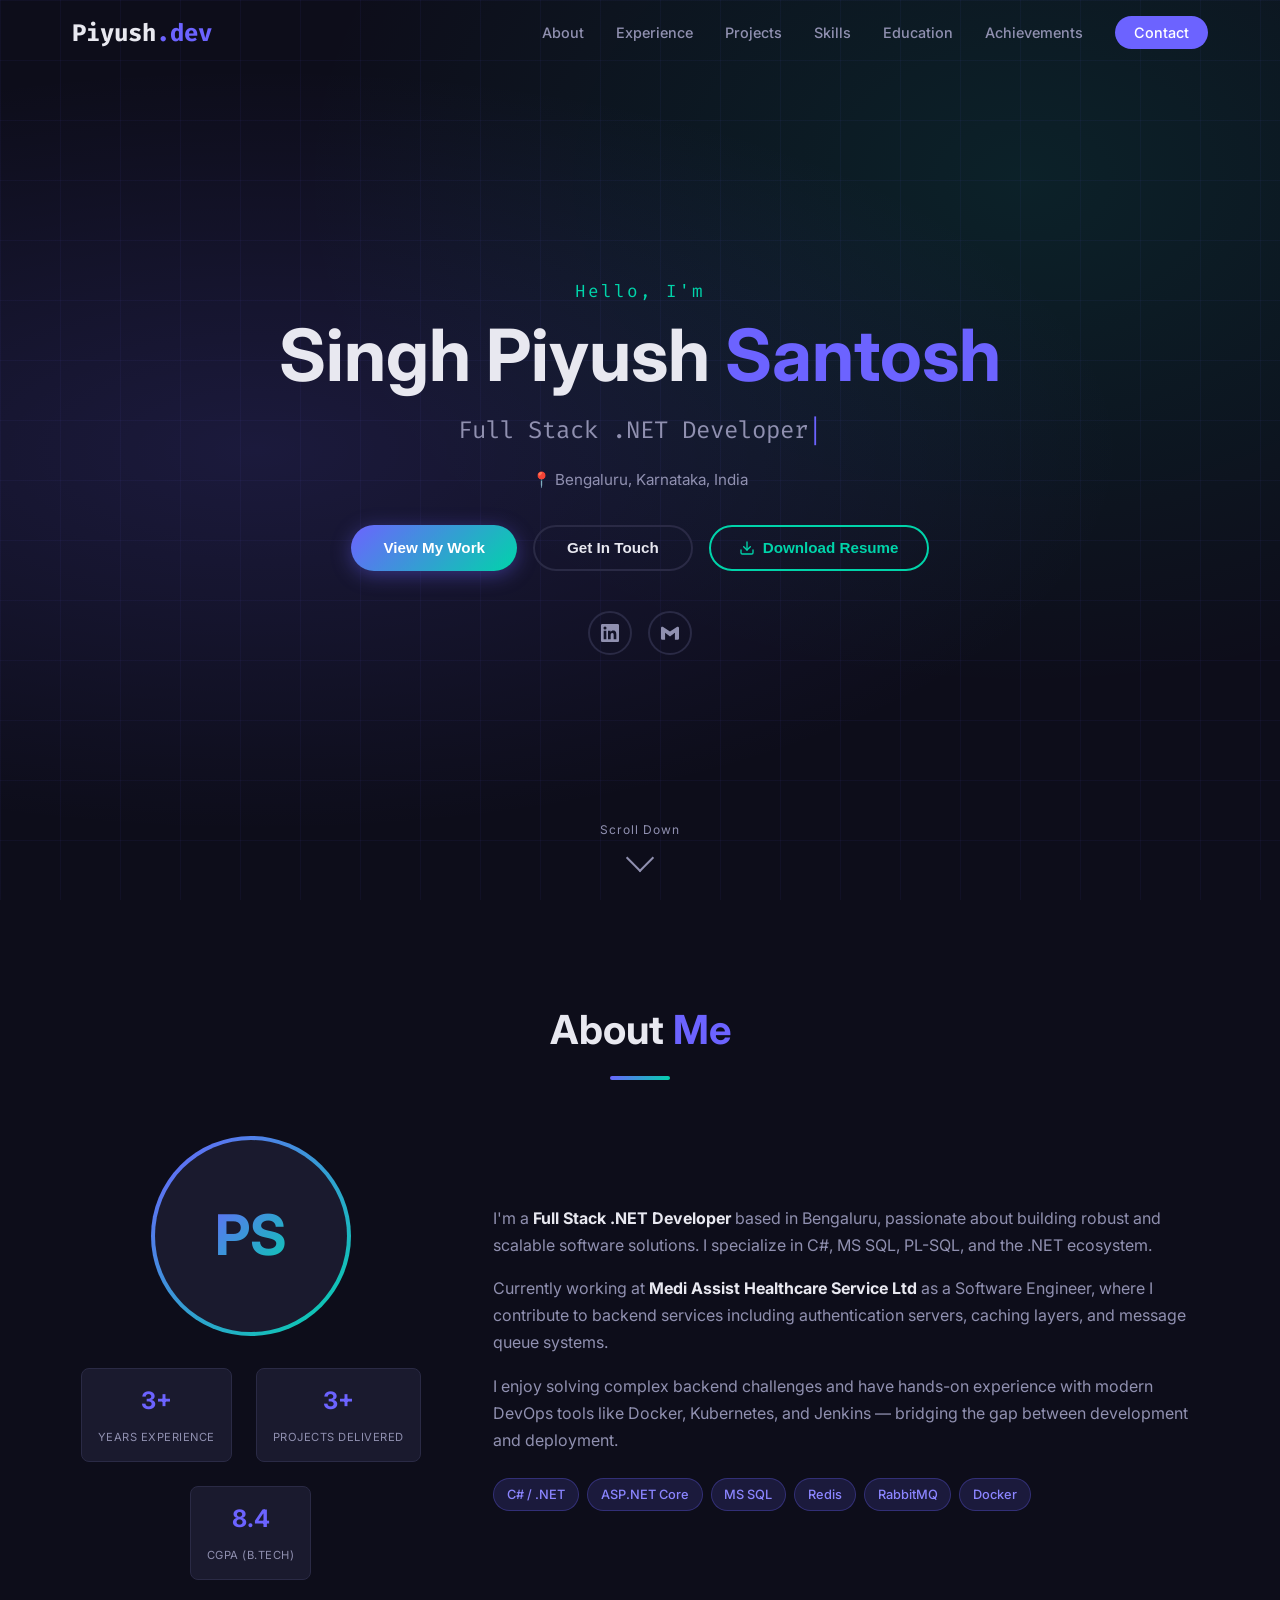
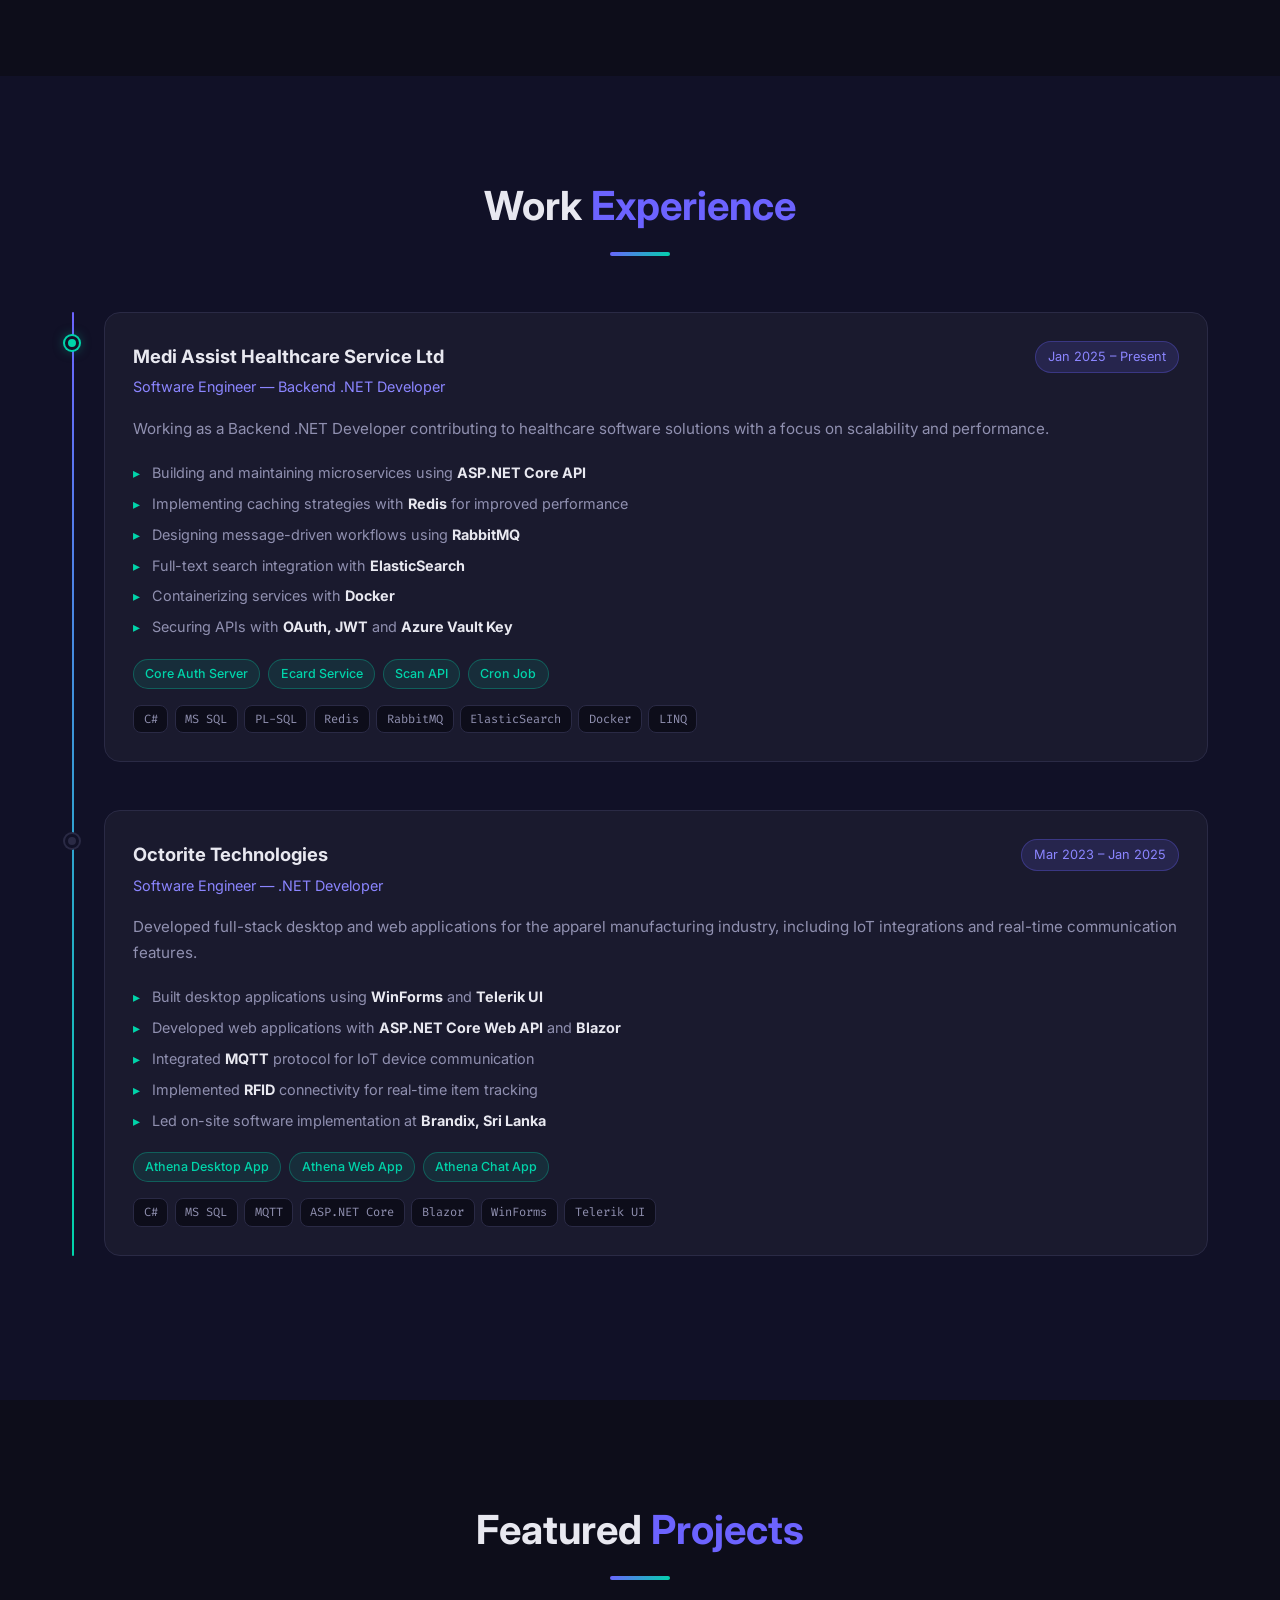
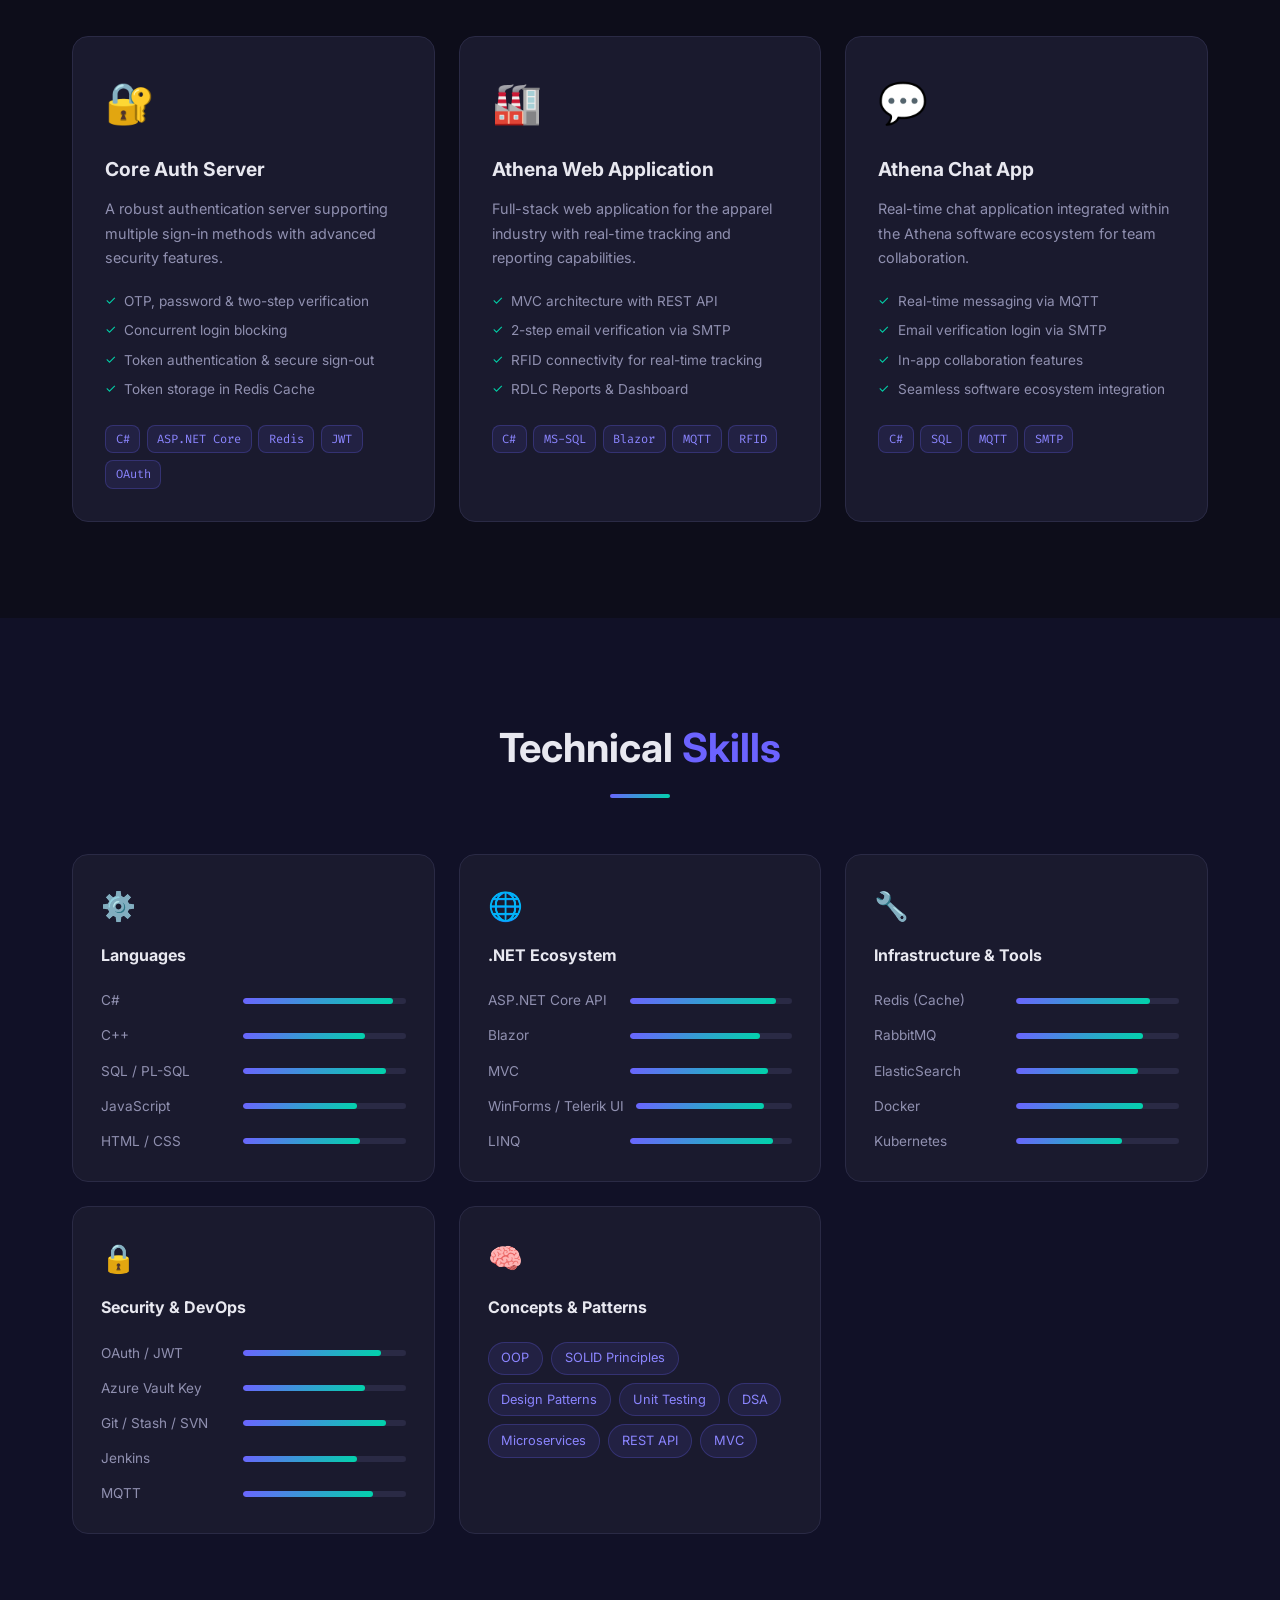
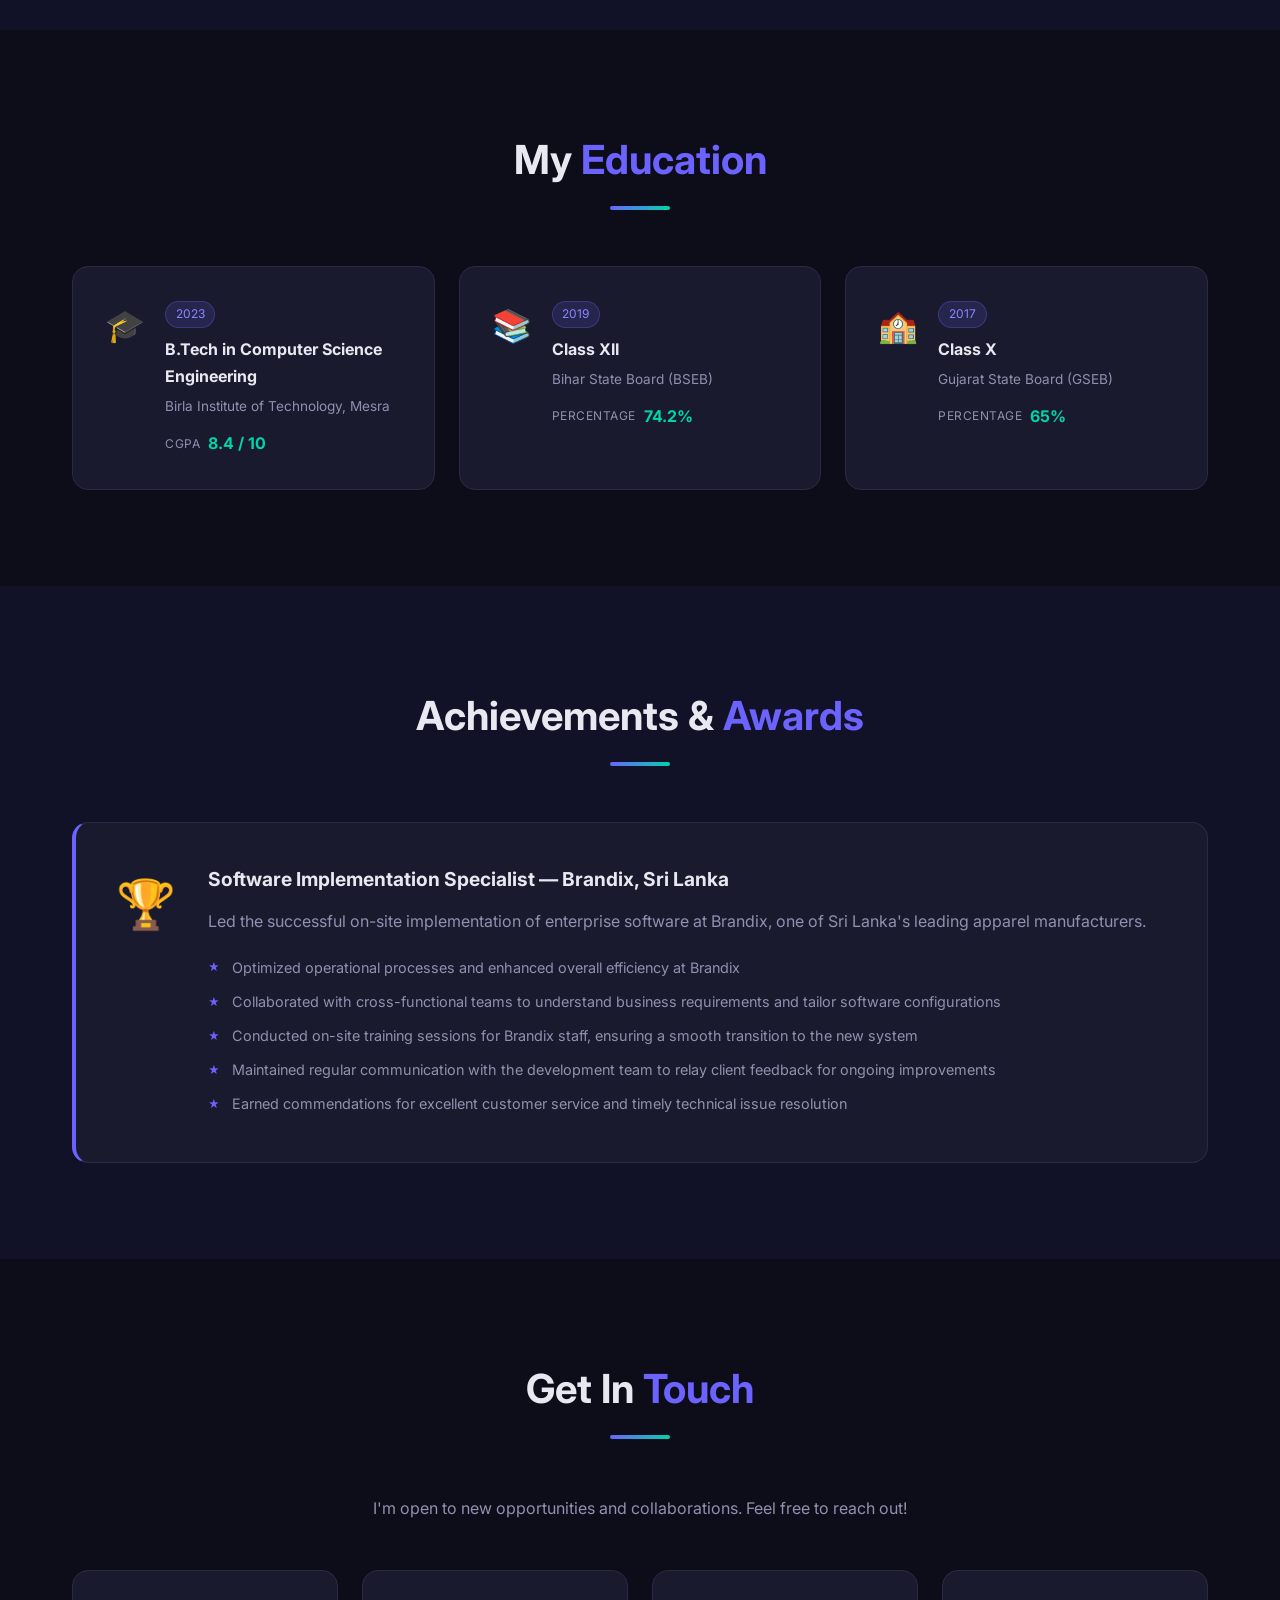
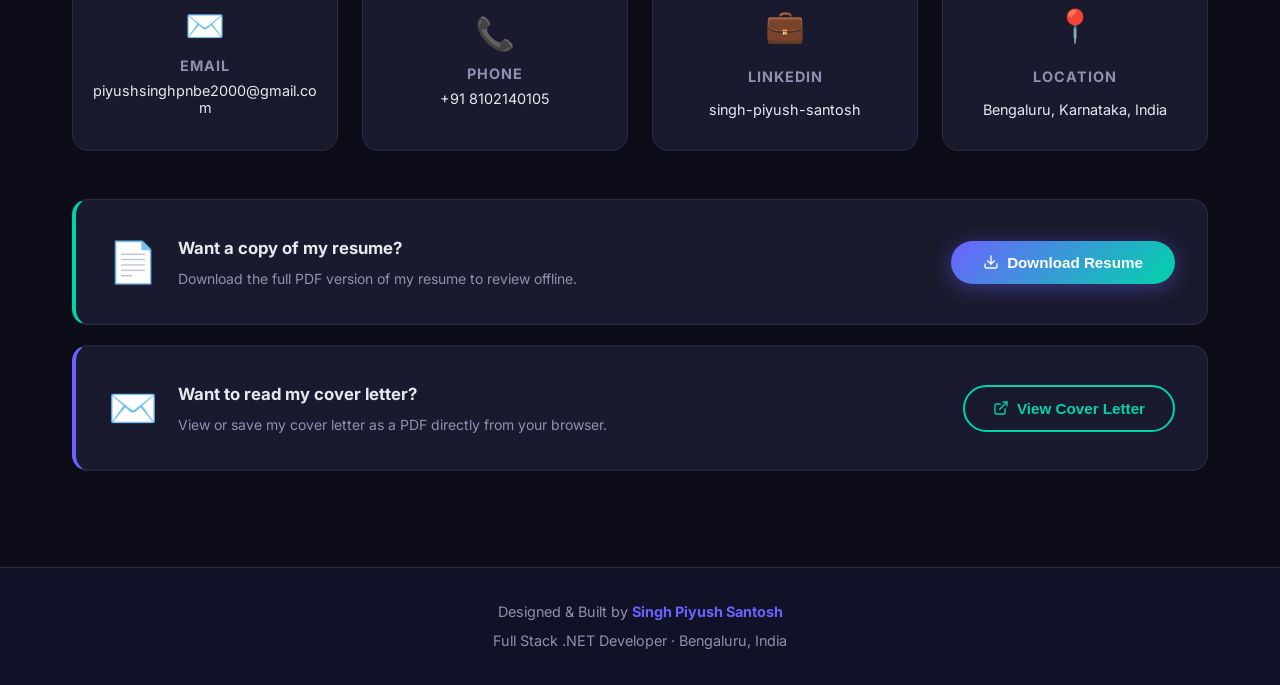
<file: index.html>
<!DOCTYPE html>
<html lang="en">
<head>
  <meta charset="UTF-8" />
  <meta name="viewport" content="width=device-width, initial-scale=1.0" />
  <title>Singh Piyush Santosh | .NET Developer</title>
  <link rel="stylesheet" href="style.css" />
  <link rel="preconnect" href="https://fonts.googleapis.com" />
  <link href="https://fonts.googleapis.com/css2?family=Inter:wght@300;400;500;600;700&family=Fira+Code:wght@400;500&display=swap" rel="stylesheet" />
</head>
<body>

  <!-- Navigation -->
  <nav class="navbar" id="navbar">
    <div class="nav-container">
      <button class="nav-logo" data-scroll="home">Piyush<span>.dev</span></button>
      <ul class="nav-links" id="nav-links">
        <li><button class="nav-btn" data-scroll="about">About</button></li>
        <li><button class="nav-btn" data-scroll="experience">Experience</button></li>
        <li><button class="nav-btn" data-scroll="projects">Projects</button></li>
        <li><button class="nav-btn" data-scroll="skills">Skills</button></li>
        <li><button class="nav-btn" data-scroll="education">Education</button></li>
        <li><button class="nav-btn" data-scroll="achievements">Achievements</button></li>
        <li><button class="nav-btn nav-cta" data-scroll="contact">Contact</button></li>
      </ul>
      <button class="hamburger" id="hamburger" aria-label="Toggle menu">
        <span></span><span></span><span></span>
      </button>
    </div>
  </nav>

  <!-- Hero Section -->
  <section class="hero" id="home">
    <div class="hero-bg">
      <div class="grid-overlay"></div>
    </div>
    <div class="hero-content">
      <p class="hero-greeting">Hello, I'm</p>
      <h1 class="hero-name">Singh Piyush <span>Santosh</span></h1>
      <div class="hero-title">
        <span class="typed-text" id="typed"></span><span class="cursor">|</span>
      </div>
      <p class="hero-location">📍 Bengaluru, Karnataka, India</p>
      <div class="hero-actions">
        <button class="btn btn-primary" data-scroll="projects">View My Work</button>
        <button class="btn btn-outline" data-scroll="contact">Get In Touch</button>
        <button class="btn btn-download" data-action="download-resume">
          <svg viewBox="0 0 24 24" fill="none" stroke="currentColor" stroke-width="2" stroke-linecap="round" stroke-linejoin="round"><path d="M21 15v4a2 2 0 01-2 2H5a2 2 0 01-2-2v-4"/><polyline points="7 10 12 15 17 10"/><line x1="12" y1="15" x2="12" y2="3"/></svg>
          Download Resume
        </button>
      </div>
      <div class="hero-socials">
        <a href="https://www.linkedin.com/in/singh-piyush-santosh/" target="_blank" rel="noopener" aria-label="LinkedIn">
          <svg viewBox="0 0 24 24" fill="currentColor"><path d="M20.447 20.452h-3.554v-5.569c0-1.328-.027-3.037-1.852-3.037-1.853 0-2.136 1.445-2.136 2.939v5.667H9.351V9h3.414v1.561h.046c.477-.9 1.637-1.85 3.37-1.85 3.601 0 4.267 2.37 4.267 5.455v6.286zM5.337 7.433a2.062 2.062 0 01-2.063-2.065 2.064 2.064 0 112.063 2.065zm1.782 13.019H3.555V9h3.564v11.452zM22.225 0H1.771C.792 0 0 .774 0 1.729v20.542C0 23.227.792 24 1.771 24h20.451C23.2 24 24 23.227 24 22.271V1.729C24 .774 23.2 0 22.222 0h.003z"/></svg>
        </a>
        <!--<a href="https://github.com/piyushsinghpnb" target="_blank" rel="noopener" aria-label="GitHub">
          <svg viewBox="0 0 24 24" fill="currentColor"><path d="M12 0C5.374 0 0 5.373 0 12c0 5.302 3.438 9.8 8.207 11.387.599.111.793-.261.793-.577v-2.234c-3.338.726-4.033-1.416-4.033-1.416-.546-1.387-1.333-1.756-1.333-1.756-1.089-.745.083-.729.083-.729 1.205.084 1.839 1.237 1.839 1.237 1.07 1.834 2.807 1.304 3.492.997.107-.775.418-1.305.762-1.604-2.665-.305-5.467-1.334-5.467-5.931 0-1.311.469-2.381 1.236-3.221-.124-.303-.535-1.524.117-3.176 0 0 1.008-.322 3.301 1.23A11.509 11.509 0 0112 5.803c1.02.005 2.047.138 3.006.404 2.291-1.552 3.297-1.23 3.297-1.23.653 1.653.242 2.874.118 3.176.77.84 1.235 1.911 1.235 3.221 0 4.609-2.807 5.624-5.479 5.921.43.372.823 1.102.823 2.222v3.293c0 .319.192.694.801.576C20.566 21.797 24 17.3 24 12c0-6.627-5.373-12-12-12z"/></svg>
        </a>
        <a href="https://leetcode.com/u/piyushsinghpnbe2000/" target="_blank" rel="noopener" aria-label="LeetCode">
          <svg viewBox="0 0 24 24" fill="currentColor"><path d="M13.483 0a1.374 1.374 0 00-.961.438L7.116 6.226l-3.854 4.126a5.266 5.266 0 00-1.209 2.104 5.35 5.35 0 00-.125.513 5.527 5.527 0 00.062 2.362 5.83 5.83 0 00.349 1.017 5.938 5.938 0 001.271 1.818l4.277 4.193.039.038c2.248 2.165 5.852 2.133 8.063-.074l2.396-2.392c.54-.54.54-1.414.003-1.955a1.378 1.378 0 00-1.951-.003l-2.396 2.392a3.021 3.021 0 01-4.205.038l-.02-.019-4.276-4.193c-.652-.64-.972-1.469-.948-2.263a2.68 2.68 0 01.066-.523 2.545 2.545 0 01.619-1.164L9.13 8.114c1.058-1.134 3.204-1.27 4.43-.278l3.501 2.831c.593.48 1.461.387 1.94-.207a1.384 1.384 0 00-.207-1.943l-3.5-2.831c-.8-.647-1.766-1.045-2.774-1.202l2.015-2.158A1.384 1.384 0 0013.483 0zm-2.866 12.815a1.38 1.38 0 00-1.38 1.382 1.38 1.38 0 001.38 1.382H20.79a1.38 1.38 0 001.38-1.382 1.38 1.38 0 00-1.38-1.382z"/></svg>
        </a>
        <a href="https://www.codechef.com/users/nitroracer19" target="_blank" rel="noopener" aria-label="CodeChef">
          <svg viewBox="0 0 24 24" fill="currentColor"><path d="M11.257 0C7.112.04 3.199 2.694 1.485 6.482c-.897 1.975-1.127 4.225-.76 6.352.368 2.127 1.388 4.13 2.866 5.733 1.45 1.572 3.33 2.73 5.38 3.29 2.05.56 4.24.51 6.26-.15 1.98-.64 3.77-1.85 5.1-3.46 1.33-1.6 2.17-3.57 2.42-5.61.26-2.04-.07-4.15-.95-6.01C20.5 4.1 18.9 2.44 16.97 1.37 15.12.34 12.99-.02 11.257 0zm.536 1.77c1.63-.03 3.27.35 4.7 1.14 1.44.8 2.67 1.98 3.52 3.39.86 1.41 1.33 3.04 1.33 4.68 0 1.64-.47 3.27-1.33 4.68-.85 1.41-2.08 2.59-3.52 3.39-1.43.79-3.07 1.17-4.7 1.14-1.63.03-3.27-.35-4.7-1.14-1.44-.8-2.67-1.98-3.52-3.39C2.26 14.25 1.79 12.62 1.79 10.98c0-1.64.47-3.27 1.33-4.68.85-1.41 2.08-2.59 3.52-3.39 1.43-.79 3.07-1.17 4.7-1.14zm-.07 2.47c-.97.01-1.94.24-2.82.67-.88.43-1.66 1.06-2.27 1.84-.61.78-.99 1.71-1.1 2.68-.11.97.06 1.96.49 2.84.43.88 1.1 1.64 1.93 2.18.83.54 1.79.84 2.77.87.98.03 1.96-.21 2.82-.69.86-.48 1.58-1.19 2.07-2.05.49-.86.73-1.84.69-2.82-.04-.98-.35-1.94-.9-2.76-.55-.82-1.32-1.48-2.21-1.9-.89-.42-1.88-.62-2.87-.61l.4.75z"/></svg>
        </a>-->
        <button class="social-btn" data-action="email" aria-label="Email">
          <svg viewBox="0 0 24 24" fill="currentColor"><path d="M24 5.457v13.909c0 .904-.732 1.636-1.636 1.636h-3.819V11.73L12 16.64l-6.545-4.91v9.273H1.636A1.636 1.636 0 010 19.366V5.457c0-.9.732-1.636 1.636-1.636h.749L12 10.09l9.615-6.269h.749A1.636 1.636 0 0124 5.457z"/></svg>
        </button>
      </div>
    </div>
    <div class="hero-scroll">
      <span>Scroll Down</span>
      <div class="scroll-arrow"></div>
    </div>
  </section>

  <!-- About Section -->
  <section class="section" id="about">
    <div class="container">
      <h2 class="section-title">About <span>Me</span></h2>
      <div class="about-grid">
        <div class="about-avatar">
          <div class="avatar-ring">
            <div class="avatar-inner">
              <span class="avatar-initials">PS</span>
            </div>
          </div>
          <div class="about-stats">
            <div class="stat">
              <span class="stat-number">3+</span>
              <span class="stat-label">Years Experience</span>
            </div>
            <div class="stat">
              <span class="stat-number">3+</span>
              <span class="stat-label">Projects Delivered</span>
            </div>
            <div class="stat">
              <span class="stat-number">8.4</span>
              <span class="stat-label">CGPA (B.Tech)</span>
            </div>
          </div>
        </div>
        <div class="about-text">
          <p>I'm a <strong>Full Stack .NET Developer</strong> based in Bengaluru, passionate about building robust and scalable software solutions. I specialize in C#, MS SQL, PL-SQL, and the .NET ecosystem.</p>
          <p>Currently working at <strong>Medi Assist Healthcare Service Ltd</strong> as a Software Engineer, where I contribute to backend services including authentication servers, caching layers, and message queue systems.</p>
          <p>I enjoy solving complex backend challenges and have hands-on experience with modern DevOps tools like Docker, Kubernetes, and Jenkins — bridging the gap between development and deployment.</p>
          <div class="about-tags">
            <span class="tag">C# / .NET</span>
            <span class="tag">ASP.NET Core</span>
            <span class="tag">MS SQL</span>
            <span class="tag">Redis</span>
            <span class="tag">RabbitMQ</span>
            <span class="tag">Docker</span>
          </div>
        </div>
      </div>
    </div>
  </section>

  <!-- Experience Section -->
  <section class="section section-alt" id="experience">
    <div class="container">
      <h2 class="section-title">Work <span>Experience</span></h2>
      <div class="timeline">

        <div class="timeline-item">
          <div class="timeline-dot current"></div>
          <div class="timeline-card">
            <div class="timeline-header">
              <div>
                <h3 class="timeline-company">Medi Assist Healthcare Service Ltd</h3>
                <p class="timeline-role">Software Engineer — Backend .NET Developer</p>
              </div>
              <span class="timeline-date">Jan 2025 – Present</span>
            </div>
            <p class="timeline-desc">Working as a Backend .NET Developer contributing to healthcare software solutions with a focus on scalability and performance.</p>
            <ul class="timeline-list">
              <li>Building and maintaining microservices using <strong>ASP.NET Core API</strong></li>
              <li>Implementing caching strategies with <strong>Redis</strong> for improved performance</li>
              <li>Designing message-driven workflows using <strong>RabbitMQ</strong></li>
              <li>Full-text search integration with <strong>ElasticSearch</strong></li>
              <li>Containerizing services with <strong>Docker</strong></li>
              <li>Securing APIs with <strong>OAuth, JWT</strong> and <strong>Azure Vault Key</strong></li>
            </ul>
            <div class="timeline-projects">
              <span class="project-chip">Core Auth Server</span>
              <span class="project-chip">Ecard Service</span>
              <span class="project-chip">Scan API</span>
              <span class="project-chip">Cron Job</span>
            </div>
            <div class="timeline-tech">
              <span class="tech-badge">C#</span>
              <span class="tech-badge">MS SQL</span>
              <span class="tech-badge">PL-SQL</span>
              <span class="tech-badge">Redis</span>
              <span class="tech-badge">RabbitMQ</span>
              <span class="tech-badge">ElasticSearch</span>
              <span class="tech-badge">Docker</span>
              <span class="tech-badge">LINQ</span>
            </div>
          </div>
        </div>

        <div class="timeline-item">
          <div class="timeline-dot"></div>
          <div class="timeline-card">
            <div class="timeline-header">
              <div>
                <h3 class="timeline-company">Octorite Technologies</h3>
                <p class="timeline-role">Software Engineer — .NET Developer</p>
              </div>
              <span class="timeline-date">Mar 2023 – Jan 2025</span>
            </div>
            <p class="timeline-desc">Developed full-stack desktop and web applications for the apparel manufacturing industry, including IoT integrations and real-time communication features.</p>
            <ul class="timeline-list">
              <li>Built desktop applications using <strong>WinForms</strong> and <strong>Telerik UI</strong></li>
              <li>Developed web applications with <strong>ASP.NET Core Web API</strong> and <strong>Blazor</strong></li>
              <li>Integrated <strong>MQTT</strong> protocol for IoT device communication</li>
              <li>Implemented <strong>RFID</strong> connectivity for real-time item tracking</li>
              <li>Led on-site software implementation at <strong>Brandix, Sri Lanka</strong></li>
            </ul>
            <div class="timeline-projects">
              <span class="project-chip">Athena Desktop App</span>
              <span class="project-chip">Athena Web App</span>
              <span class="project-chip">Athena Chat App</span>
            </div>
            <div class="timeline-tech">
              <span class="tech-badge">C#</span>
              <span class="tech-badge">MS SQL</span>
              <span class="tech-badge">MQTT</span>
              <span class="tech-badge">ASP.NET Core</span>
              <span class="tech-badge">Blazor</span>
              <span class="tech-badge">WinForms</span>
              <span class="tech-badge">Telerik UI</span>
            </div>
          </div>
        </div>

      </div>
    </div>
  </section>

  <!-- Projects Section -->
  <section class="section" id="projects">
    <div class="container">
      <h2 class="section-title">Featured <span>Projects</span></h2>
      <div class="projects-grid">

        <div class="project-card">
          <div class="project-icon">🔐</div>
          <h3>Core Auth Server</h3>
          <p>A robust authentication server supporting multiple sign-in methods with advanced security features.</p>
          <ul class="project-features">
            <li>OTP, password & two-step verification</li>
            <li>Concurrent login blocking</li>
            <li>Token authentication & secure sign-out</li>
            <li>Token storage in Redis Cache</li>
          </ul>
          <div class="project-tech">
            <span>C#</span><span>ASP.NET Core</span><span>Redis</span><span>JWT</span><span>OAuth</span>
          </div>
        </div>

        <div class="project-card">
          <div class="project-icon">🏭</div>
          <h3>Athena Web Application</h3>
          <p>Full-stack web application for the apparel industry with real-time tracking and reporting capabilities.</p>
          <ul class="project-features">
            <li>MVC architecture with REST API</li>
            <li>2-step email verification via SMTP</li>
            <li>RFID connectivity for real-time tracking</li>
            <li>RDLC Reports & Dashboard</li>
          </ul>
          <div class="project-tech">
            <span>C#</span><span>MS-SQL</span><span>Blazor</span><span>MQTT</span><span>RFID</span>
          </div>
        </div>

        <div class="project-card">
          <div class="project-icon">💬</div>
          <h3>Athena Chat App</h3>
          <p>Real-time chat application integrated within the Athena software ecosystem for team collaboration.</p>
          <ul class="project-features">
            <li>Real-time messaging via MQTT</li>
            <li>Email verification login via SMTP</li>
            <li>In-app collaboration features</li>
            <li>Seamless software ecosystem integration</li>
          </ul>
          <div class="project-tech">
            <span>C#</span><span>SQL</span><span>MQTT</span><span>SMTP</span>
          </div>
        </div>

      </div>
    </div>
  </section>

  <!-- Skills Section -->
  <section class="section section-alt" id="skills">
    <div class="container">
      <h2 class="section-title">Technical <span>Skills</span></h2>
      <div class="skills-grid">

        <div class="skill-category">
          <div class="skill-cat-icon">⚙️</div>
          <h3>Languages</h3>
          <div class="skill-items">
            <div class="skill-item"><span>C#</span><div class="skill-bar"><div class="skill-fill" style="--w:92%"></div></div></div>
            <div class="skill-item"><span>C++</span><div class="skill-bar"><div class="skill-fill" style="--w:75%"></div></div></div>
            <div class="skill-item"><span>SQL / PL-SQL</span><div class="skill-bar"><div class="skill-fill" style="--w:88%"></div></div></div>
            <div class="skill-item"><span>JavaScript</span><div class="skill-bar"><div class="skill-fill" style="--w:70%"></div></div></div>
            <div class="skill-item"><span>HTML / CSS</span><div class="skill-bar"><div class="skill-fill" style="--w:72%"></div></div></div>
          </div>
        </div>

        <div class="skill-category">
          <div class="skill-cat-icon">🌐</div>
          <h3>.NET Ecosystem</h3>
          <div class="skill-items">
            <div class="skill-item"><span>ASP.NET Core API</span><div class="skill-bar"><div class="skill-fill" style="--w:90%"></div></div></div>
            <div class="skill-item"><span>Blazor</span><div class="skill-bar"><div class="skill-fill" style="--w:80%"></div></div></div>
            <div class="skill-item"><span>MVC</span><div class="skill-bar"><div class="skill-fill" style="--w:85%"></div></div></div>
            <div class="skill-item"><span>WinForms / Telerik UI</span><div class="skill-bar"><div class="skill-fill" style="--w:82%"></div></div></div>
            <div class="skill-item"><span>LINQ</span><div class="skill-bar"><div class="skill-fill" style="--w:88%"></div></div></div>
          </div>
        </div>

        <div class="skill-category">
          <div class="skill-cat-icon">🔧</div>
          <h3>Infrastructure & Tools</h3>
          <div class="skill-items">
            <div class="skill-item"><span>Redis (Cache)</span><div class="skill-bar"><div class="skill-fill" style="--w:82%"></div></div></div>
            <div class="skill-item"><span>RabbitMQ</span><div class="skill-bar"><div class="skill-fill" style="--w:78%"></div></div></div>
            <div class="skill-item"><span>ElasticSearch</span><div class="skill-bar"><div class="skill-fill" style="--w:75%"></div></div></div>
            <div class="skill-item"><span>Docker</span><div class="skill-bar"><div class="skill-fill" style="--w:78%"></div></div></div>
            <div class="skill-item"><span>Kubernetes</span><div class="skill-bar"><div class="skill-fill" style="--w:65%"></div></div></div>
          </div>
        </div>

        <div class="skill-category">
          <div class="skill-cat-icon">🔒</div>
          <h3>Security & DevOps</h3>
          <div class="skill-items">
            <div class="skill-item"><span>OAuth / JWT</span><div class="skill-bar"><div class="skill-fill" style="--w:85%"></div></div></div>
            <div class="skill-item"><span>Azure Vault Key</span><div class="skill-bar"><div class="skill-fill" style="--w:75%"></div></div></div>
            <div class="skill-item"><span>Git / Stash / SVN</span><div class="skill-bar"><div class="skill-fill" style="--w:88%"></div></div></div>
            <div class="skill-item"><span>Jenkins</span><div class="skill-bar"><div class="skill-fill" style="--w:70%"></div></div></div>
            <div class="skill-item"><span>MQTT</span><div class="skill-bar"><div class="skill-fill" style="--w:80%"></div></div></div>
          </div>
        </div>

        <div class="skill-category">
          <div class="skill-cat-icon">🧠</div>
          <h3>Concepts & Patterns</h3>
          <div class="skill-tags">
            <span>OOP</span>
            <span>SOLID Principles</span>
            <span>Design Patterns</span>
            <span>Unit Testing</span>
            <span>DSA</span>
            <span>Microservices</span>
            <span>REST API</span>
            <span>MVC</span>
          </div>
        </div>

      </div>
    </div>
  </section>

  <!-- Education Section -->
  <section class="section" id="education">
    <div class="container">
      <h2 class="section-title">My <span>Education</span></h2>
      <div class="education-grid">

        <div class="edu-card">
          <div class="edu-icon">🎓</div>
          <div class="edu-content">
            <span class="edu-year">2023</span>
            <h3>B.Tech in Computer Science Engineering</h3>
            <p class="edu-institute">Birla Institute of Technology, Mesra</p>
            <div class="edu-score">
              <span class="score-label">CGPA</span>
              <span class="score-value">8.4 / 10</span>
            </div>
          </div>
        </div>

        <div class="edu-card">
          <div class="edu-icon">📚</div>
          <div class="edu-content">
            <span class="edu-year">2019</span>
            <h3>Class XII</h3>
            <p class="edu-institute">Bihar State Board (BSEB)</p>
            <div class="edu-score">
              <span class="score-label">Percentage</span>
              <span class="score-value">74.2%</span>
            </div>
          </div>
        </div>

        <div class="edu-card">
          <div class="edu-icon">🏫</div>
          <div class="edu-content">
            <span class="edu-year">2017</span>
            <h3>Class X</h3>
            <p class="edu-institute">Gujarat State Board (GSEB)</p>
            <div class="edu-score">
              <span class="score-label">Percentage</span>
              <span class="score-value">65%</span>
            </div>
          </div>
        </div>

      </div>
    </div>
  </section>

  <!-- Achievements Section -->
  <section class="section section-alt" id="achievements">
    <div class="container">
      <h2 class="section-title">Achievements & <span>Awards</span></h2>
      <div class="achievement-card">
        <div class="achievement-badge">🏆</div>
        <div class="achievement-content">
          <h3>Software Implementation Specialist — Brandix, Sri Lanka</h3>
          <p>Led the successful on-site implementation of enterprise software at Brandix, one of Sri Lanka's leading apparel manufacturers.</p>
          <ul class="achievement-list">
            <li>Optimized operational processes and enhanced overall efficiency at Brandix</li>
            <li>Collaborated with cross-functional teams to understand business requirements and tailor software configurations</li>
            <li>Conducted on-site training sessions for Brandix staff, ensuring a smooth transition to the new system</li>
            <li>Maintained regular communication with the development team to relay client feedback for ongoing improvements</li>
            <li>Earned commendations for excellent customer service and timely technical issue resolution</li>
          </ul>
        </div>
      </div>
    </div>
  </section>

  <!-- Contact Section -->
  <section class="section" id="contact">
    <div class="container">
      <h2 class="section-title">Get In <span>Touch</span></h2>
      <p class="contact-subtitle">I'm open to new opportunities and collaborations. Feel free to reach out!</p>
      <div class="contact-grid">
        <button class="contact-card card-btn" data-action="email">
          <div class="contact-icon">✉️</div>
          <h3>Email</h3>
          <p>piyushsinghpnbe2000@gmail.com</p>
        </button>
        <button class="contact-card card-btn" data-action="phone">
          <div class="contact-icon">📞</div>
          <h3>Phone</h3>
          <p>+91 8102140105</p>
        </button>
        <a href="https://www.linkedin.com/in/singh-piyush-santosh/" target="_blank" rel="noopener" class="contact-card">
          <div class="contact-icon">💼</div>
          <h3>LinkedIn</h3>
          <p>singh-piyush-santosh</p>
        </a>
        <div class="contact-card no-link">
          <div class="contact-icon">📍</div>
          <h3>Location</h3>
          <p>Bengaluru, Karnataka, India</p>
        </div>
        <!--<a href="https://github.com/piyushsinghpnb" target="_blank" rel="noopener" class="contact-card">
          <div class="contact-icon">
            <svg viewBox="0 0 24 24" fill="currentColor" style="width:2rem;height:2rem"><path d="M12 0C5.374 0 0 5.373 0 12c0 5.302 3.438 9.8 8.207 11.387.599.111.793-.261.793-.577v-2.234c-3.338.726-4.033-1.416-4.033-1.416-.546-1.387-1.333-1.756-1.333-1.756-1.089-.745.083-.729.083-.729 1.205.084 1.839 1.237 1.839 1.237 1.07 1.834 2.807 1.304 3.492.997.107-.775.418-1.305.762-1.604-2.665-.305-5.467-1.334-5.467-5.931 0-1.311.469-2.381 1.236-3.221-.124-.303-.535-1.524.117-3.176 0 0 1.008-.322 3.301 1.23A11.509 11.509 0 0112 5.803c1.02.005 2.047.138 3.006.404 2.291-1.552 3.297-1.23 3.297-1.23.653 1.653.242 2.874.118 3.176.77.84 1.235 1.911 1.235 3.221 0 4.609-2.807 5.624-5.479 5.921.43.372.823 1.102.823 2.222v3.293c0 .319.192.694.801.576C20.566 21.797 24 17.3 24 12c0-6.627-5.373-12-12-12z"/></svg>
          </div>
          <h3>GitHub</h3>
          <p>piyushsinghpnb</p>
        </a>
        <a href="https://leetcode.com/u/piyushsinghpnbe2000/" target="_blank" rel="noopener" class="contact-card">
          <div class="contact-icon">
            <svg viewBox="0 0 24 24" fill="currentColor" style="width:2rem;height:2rem"><path d="M13.483 0a1.374 1.374 0 00-.961.438L7.116 6.226l-3.854 4.126a5.266 5.266 0 00-1.209 2.104 5.35 5.35 0 00-.125.513 5.527 5.527 0 00.062 2.362 5.83 5.83 0 00.349 1.017 5.938 5.938 0 001.271 1.818l4.277 4.193.039.038c2.248 2.165 5.852 2.133 8.063-.074l2.396-2.392c.54-.54.54-1.414.003-1.955a1.378 1.378 0 00-1.951-.003l-2.396 2.392a3.021 3.021 0 01-4.205.038l-.02-.019-4.276-4.193c-.652-.64-.972-1.469-.948-2.263a2.68 2.68 0 01.066-.523 2.545 2.545 0 01.619-1.164L9.13 8.114c1.058-1.134 3.204-1.27 4.43-.278l3.501 2.831c.593.48 1.461.387 1.94-.207a1.384 1.384 0 00-.207-1.943l-3.5-2.831c-.8-.647-1.766-1.045-2.774-1.202l2.015-2.158A1.384 1.384 0 0013.483 0zm-2.866 12.815a1.38 1.38 0 00-1.38 1.382 1.38 1.38 0 001.38 1.382H20.79a1.38 1.38 0 001.38-1.382 1.38 1.38 0 00-1.38-1.382z"/></svg>
          </div>
          <h3>LeetCode</h3>
          <p>piyushsinghpnbe2000</p>
        </a>
        <a href="https://www.codechef.com/users/nitroracer19" target="_blank" rel="noopener" class="contact-card">
          <div class="contact-icon">
            <svg viewBox="0 0 24 24" fill="currentColor" style="width:2rem;height:2rem"><path d="M11.257 0C7.112.04 3.199 2.694 1.485 6.482c-.897 1.975-1.127 4.225-.76 6.352.368 2.127 1.388 4.13 2.866 5.733 1.45 1.572 3.33 2.73 5.38 3.29 2.05.56 4.24.51 6.26-.15 1.98-.64 3.77-1.85 5.1-3.46 1.33-1.6 2.17-3.57 2.42-5.61.26-2.04-.07-4.15-.95-6.01C20.5 4.1 18.9 2.44 16.97 1.37 15.12.34 12.99-.02 11.257 0zm.536 1.77c1.63-.03 3.27.35 4.7 1.14 1.44.8 2.67 1.98 3.52 3.39.86 1.41 1.33 3.04 1.33 4.68 0 1.64-.47 3.27-1.33 4.68-.85 1.41-2.08 2.59-3.52 3.39-1.43.79-3.07 1.17-4.7 1.14-1.63.03-3.27-.35-4.7-1.14-1.44-.8-2.67-1.98-3.52-3.39C2.26 14.25 1.79 12.62 1.79 10.98c0-1.64.47-3.27 1.33-4.68.85-1.41 2.08-2.59 3.52-3.39 1.43-.79 3.07-1.17 4.7-1.14zm-.07 2.47c-.97.01-1.94.24-2.82.67-.88.43-1.66 1.06-2.27 1.84-.61.78-.99 1.71-1.1 2.68-.11.97.06 1.96.49 2.84.43.88 1.1 1.64 1.93 2.18.83.54 1.79.84 2.77.87.98.03 1.96-.21 2.82-.69.86-.48 1.58-1.19 2.07-2.05.49-.86.73-1.84.69-2.82-.04-.98-.35-1.94-.9-2.76-.55-.82-1.32-1.48-2.21-1.9-.89-.42-1.88-.62-2.87-.61l.4.75z"/></svg>
          </div>
          <h3>CodeChef</h3>
          <p>nitroracer19</p>
        </a>-->
      </div>

      <div class="resume-download-banner">
        <div class="resume-banner-text">
          <span class="resume-banner-icon">📄</span>
          <div>
            <h3>Want a copy of my resume?</h3>
            <p>Download the full PDF version of my resume to review offline.</p>
          </div>
        </div>
        <button class="btn btn-primary resume-btn" data-action="download-resume">
          <svg viewBox="0 0 24 24" fill="none" stroke="currentColor" stroke-width="2" stroke-linecap="round" stroke-linejoin="round"><path d="M21 15v4a2 2 0 01-2 2H5a2 2 0 01-2-2v-4"/><polyline points="7 10 12 15 17 10"/><line x1="12" y1="15" x2="12" y2="3"/></svg>
          Download Resume
        </button>
      </div>

      <div class="resume-download-banner cover-banner">
        <div class="resume-banner-text">
          <span class="resume-banner-icon">✉️</span>
          <div>
            <h3>Want to read my cover letter?</h3>
            <p>View or save my cover letter as a PDF directly from your browser.</p>
          </div>
        </div>
        <button class="btn btn-download resume-btn" data-action="cover-letter">
          <svg viewBox="0 0 24 24" fill="none" stroke="currentColor" stroke-width="2" stroke-linecap="round" stroke-linejoin="round"><path d="M18 13v6a2 2 0 01-2 2H5a2 2 0 01-2-2V8a2 2 0 012-2h6"/><polyline points="15 3 21 3 21 9"/><line x1="10" y1="14" x2="21" y2="3"/></svg>
          View Cover Letter
        </button>
      </div>
    </div>
  </section>

  <!-- Footer -->
  <footer class="footer">
    <div class="container">
      <p>Designed & Built by <strong>Singh Piyush Santosh</strong></p>
      <p class="footer-sub">Full Stack .NET Developer · Bengaluru, India</p>
    </div>
  </footer>

  <script src="script.js"></script>
</body>
</html>
</file>
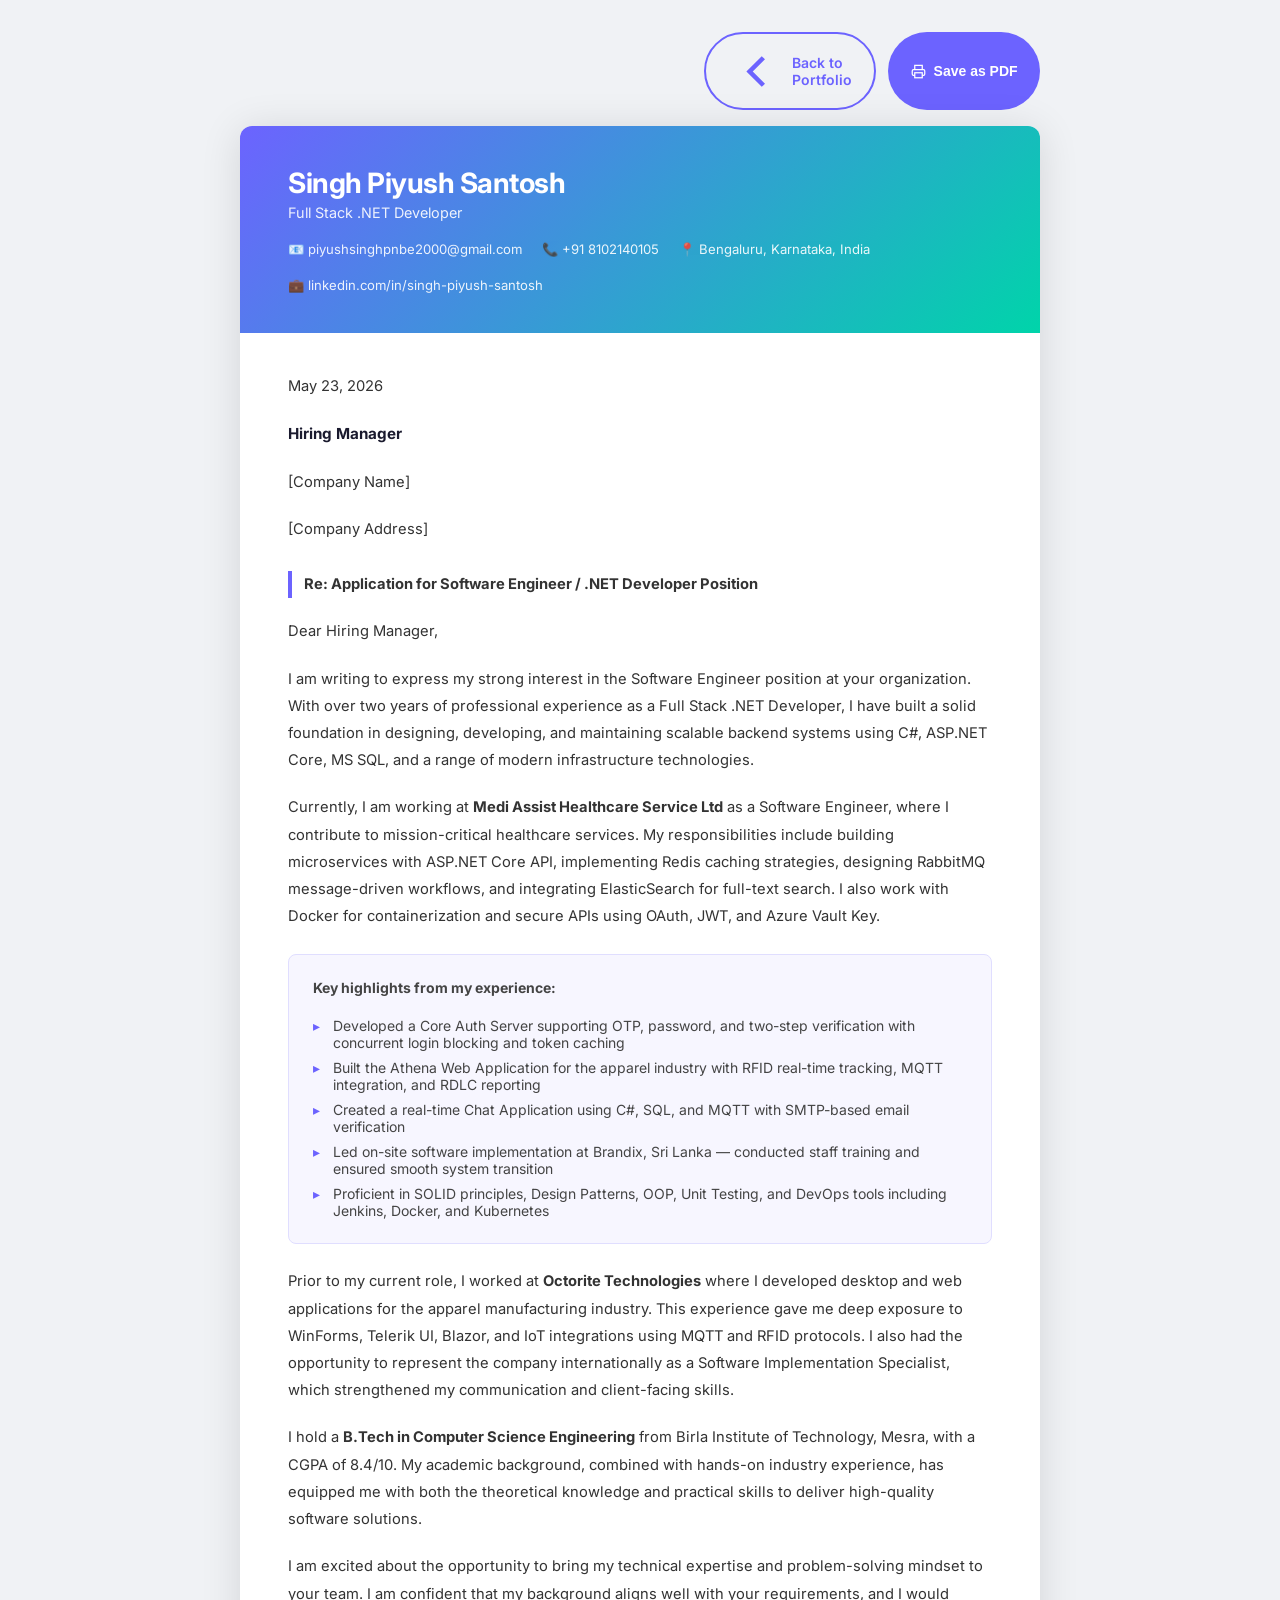
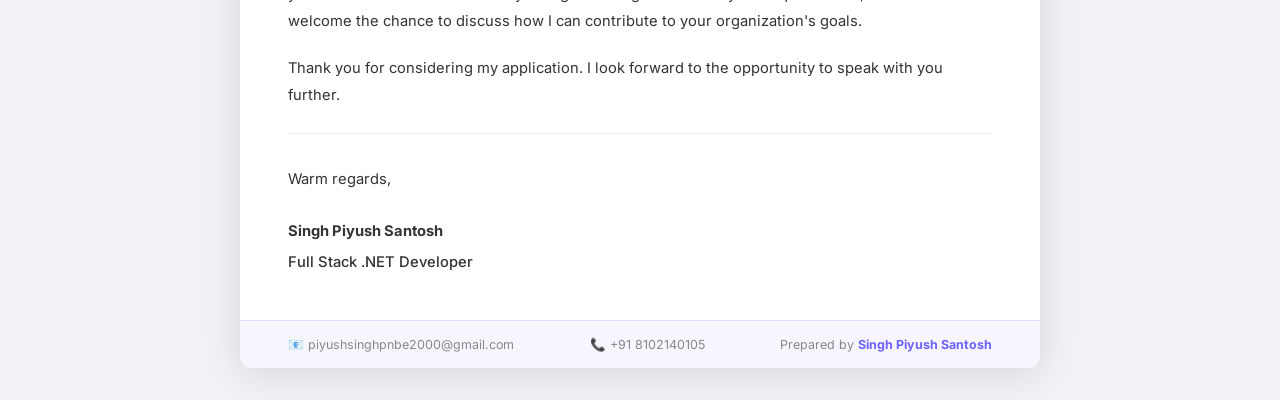
<file: assets/cover-letter.html>
<!DOCTYPE html>
<html lang="en">
<head>
  <meta charset="UTF-8" />
  <meta name="viewport" content="width=device-width, initial-scale=1.0" />
  <title>Cover Letter — Singh Piyush Santosh</title>
  <link href="https://fonts.googleapis.com/css2?family=Inter:wght@300;400;500;600;700&display=swap" rel="stylesheet" />
  <style>
    * { box-sizing: border-box; margin: 0; padding: 0; }

    body {
      font-family: 'Inter', sans-serif;
      background: #f0f2f5;
      color: #1a1a2e;
      min-height: 100vh;
      display: flex;
      flex-direction: column;
      align-items: center;
      padding: 2rem 1rem;
    }

    /* Print/Save as PDF button — hidden when printing */
    .print-bar {
      width: 100%;
      max-width: 800px;
      display: flex;
      justify-content: flex-end;
      gap: 0.75rem;
      margin-bottom: 1rem;
    }

    .print-btn {
      background: #6c63ff;
      color: white;
      border: none;
      padding: 0.6rem 1.4rem;
      border-radius: 50px;
      font-size: 0.875rem;
      font-weight: 600;
      cursor: pointer;
      display: flex;
      align-items: center;
      gap: 0.5rem;
      transition: background 0.2s;
    }
    .print-btn:hover { background: #5a52d5; }
    .print-btn svg { width: 15px; height: 15px; }

    .back-btn {
      background: transparent;
      color: #6c63ff;
      border: 2px solid #6c63ff;
      padding: 0.6rem 1.4rem;
      border-radius: 50px;
      font-size: 0.875rem;
      font-weight: 600;
      cursor: pointer;
      display: flex;
      align-items: center;
      gap: 0.5rem;
      text-decoration: none;
      transition: all 0.2s;
    }
    .back-btn:hover { background: #6c63ff; color: white; }

    /* ===== LETTER PAPER ===== */
    .letter {
      width: 100%;
      max-width: 800px;
      background: #ffffff;
      border-radius: 12px;
      box-shadow: 0 4px 40px rgba(0,0,0,0.12);
      overflow: hidden;
    }

    /* Header band */
    .letter-header {
      background: linear-gradient(135deg, #6c63ff, #00d4aa);
      padding: 2.5rem 3rem;
      color: white;
    }

    .letter-header h1 {
      font-size: 1.75rem;
      font-weight: 700;
      letter-spacing: -0.5px;
    }

    .letter-header p {
      font-size: 0.9rem;
      opacity: 0.9;
      margin-top: 0.25rem;
    }

    .header-contact {
      display: flex;
      flex-wrap: wrap;
      gap: 1.25rem;
      margin-top: 1.25rem;
    }

    .header-contact span {
      font-size: 0.82rem;
      opacity: 0.9;
      display: flex;
      align-items: center;
      gap: 0.35rem;
    }

    /* Body */
    .letter-body {
      padding: 2.5rem 3rem;
    }

    .letter-date {
      font-size: 0.875rem;
      color: #666;
      margin-bottom: 1.75rem;
    }

    .letter-recipient {
      margin-bottom: 1.75rem;
    }
    .letter-recipient p {
      font-size: 0.9rem;
      color: #444;
      line-height: 1.6;
    }
    .letter-recipient strong {
      color: #1a1a2e;
      font-size: 0.95rem;
    }

    .letter-subject {
      font-size: 1rem;
      font-weight: 700;
      color: #6c63ff;
      border-left: 4px solid #6c63ff;
      padding-left: 0.75rem;
      margin-bottom: 1.75rem;
    }

    .letter-body p {
      font-size: 0.92rem;
      color: #333;
      line-height: 1.85;
      margin-bottom: 1.25rem;
    }

    .highlight-box {
      background: #f7f6ff;
      border: 1px solid #e0deff;
      border-radius: 8px;
      padding: 1.25rem 1.5rem;
      margin: 1.5rem 0;
    }

    .highlight-box p {
      margin: 0;
      font-size: 0.875rem;
      color: #444;
    }

    .highlight-box ul {
      list-style: none;
      margin-top: 0.75rem;
    }

    .highlight-box ul li {
      font-size: 0.875rem;
      color: #444;
      padding: 0.25rem 0;
      padding-left: 1.25rem;
      position: relative;
    }

    .highlight-box ul li::before {
      content: '▸';
      position: absolute;
      left: 0;
      color: #6c63ff;
    }

    .letter-closing {
      margin-top: 2rem;
    }

    .letter-closing p {
      margin-bottom: 0.25rem;
    }

    .signature {
      margin-top: 1.5rem;
    }

    .signature-name {
      font-size: 1.1rem;
      font-weight: 700;
      color: #1a1a2e;
    }

    .signature-title {
      font-size: 0.85rem;
      color: #6c63ff;
      font-weight: 500;
    }

    /* Divider */
    .divider {
      height: 1px;
      background: #eee;
      margin: 1.5rem 0;
    }

    /* Footer of letter */
    .letter-footer {
      background: #f7f6ff;
      border-top: 1px solid #e0deff;
      padding: 1rem 3rem;
      display: flex;
      justify-content: space-between;
      align-items: center;
      flex-wrap: wrap;
      gap: 0.5rem;
    }

    .letter-footer span {
      font-size: 0.78rem;
      color: #888;
    }

    .letter-footer strong { color: #6c63ff; }

    /* ===== PRINT STYLES ===== */
    @media print {
      body { background: white; padding: 0; }
      .print-bar { display: none; }
      .letter {
        box-shadow: none;
        border-radius: 0;
        max-width: 100%;
      }
      @page { margin: 0; size: A4; }
    }
  </style>
</head>
<body>

  <!-- Action Bar -->
  <div class="print-bar">
    <a href="../index.html" class="back-btn">
      <svg viewBox="0 0 24 24" fill="none" stroke="currentColor" stroke-width="2"><polyline points="15 18 9 12 15 6"/></svg>
      Back to Portfolio
    </a>
    <button class="print-btn" onclick="window.print()">
      <svg viewBox="0 0 24 24" fill="none" stroke="currentColor" stroke-width="2"><path d="M6 9V2h12v7"/><path d="M6 18H4a2 2 0 01-2-2v-5a2 2 0 012-2h16a2 2 0 012 2v5a2 2 0 01-2 2h-2"/><rect x="6" y="14" width="12" height="8"/></svg>
      Save as PDF
    </button>
  </div>

  <!-- Letter -->
  <div class="letter">

    <!-- Header -->
    <div class="letter-header">
      <h1>Singh Piyush Santosh</h1>
      <p>Full Stack .NET Developer</p>
      <div class="header-contact">
        <span>📧 piyushsinghpnbe2000@gmail.com</span>
        <span>📞 +91 8102140105</span>
        <span>📍 Bengaluru, Karnataka, India</span>
        <span>💼 linkedin.com/in/singh-piyush-santosh</span>
        <!--<span>🐙 github.com/piyushsinghpnb</span>
        <span>💻 leetcode.com/piyushsinghpnbe2000</span>-->
      </div>
    </div>

    <!-- Body -->
    <div class="letter-body">

      <p class="letter-date">May 23, 2026</p>

      <div class="letter-recipient">
        <p><strong>Hiring Manager</strong></p>
        <p>[Company Name]</p>
        <p>[Company Address]</p>
      </div>

      <p class="letter-subject">Re: Application for Software Engineer / .NET Developer Position</p>

      <p>Dear Hiring Manager,</p>

      <p>
        I am writing to express my strong interest in the Software Engineer position at your organization.
        With over two years of professional experience as a Full Stack .NET Developer, I have built a solid
        foundation in designing, developing, and maintaining scalable backend systems using C#, ASP.NET Core,
        MS SQL, and a range of modern infrastructure technologies.
      </p>

      <p>
        Currently, I am working at <strong>Medi Assist Healthcare Service Ltd</strong> as a Software Engineer,
        where I contribute to mission-critical healthcare services. My responsibilities include building
        microservices with ASP.NET Core API, implementing Redis caching strategies, designing RabbitMQ
        message-driven workflows, and integrating ElasticSearch for full-text search. I also work with
        Docker for containerization and secure APIs using OAuth, JWT, and Azure Vault Key.
      </p>

      <div class="highlight-box">
        <p><strong>Key highlights from my experience:</strong></p>
        <ul>
          <li>Developed a Core Auth Server supporting OTP, password, and two-step verification with concurrent login blocking and token caching</li>
          <li>Built the Athena Web Application for the apparel industry with RFID real-time tracking, MQTT integration, and RDLC reporting</li>
          <li>Created a real-time Chat Application using C#, SQL, and MQTT with SMTP-based email verification</li>
          <li>Led on-site software implementation at Brandix, Sri Lanka — conducted staff training and ensured smooth system transition</li>
          <li>Proficient in SOLID principles, Design Patterns, OOP, Unit Testing, and DevOps tools including Jenkins, Docker, and Kubernetes</li>
        </ul>
      </div>

      <p>
        Prior to my current role, I worked at <strong>Octorite Technologies</strong> where I developed
        desktop and web applications for the apparel manufacturing industry. This experience gave me
        deep exposure to WinForms, Telerik UI, Blazor, and IoT integrations using MQTT and RFID protocols.
        I also had the opportunity to represent the company internationally as a Software Implementation
        Specialist, which strengthened my communication and client-facing skills.
      </p>

      <p>
        I hold a <strong>B.Tech in Computer Science Engineering</strong> from Birla Institute of Technology,
        Mesra, with a CGPA of 8.4/10. My academic background, combined with hands-on industry experience,
        has equipped me with both the theoretical knowledge and practical skills to deliver high-quality
        software solutions.
      </p>

      <p>
        I am excited about the opportunity to bring my technical expertise and problem-solving mindset to
        your team. I am confident that my background aligns well with your requirements, and I would welcome
        the chance to discuss how I can contribute to your organization's goals.
      </p>

      <p>
        Thank you for considering my application. I look forward to the opportunity to speak with you further.
      </p>

      <div class="divider"></div>

      <div class="letter-closing">
        <p>Warm regards,</p>
        <div class="signature">
          <p class="signature-name">Singh Piyush Santosh</p>
          <p class="signature-title">Full Stack .NET Developer</p>
        </div>
      </div>

    </div>

    <!-- Letter Footer -->
    <div class="letter-footer">
      <span>📧 piyushsinghpnbe2000@gmail.com</span>
      <span>📞 +91 8102140105</span>
      <span>Prepared by <strong>Singh Piyush Santosh</strong></span>
    </div>

  </div>

</body>
</html>
</file>
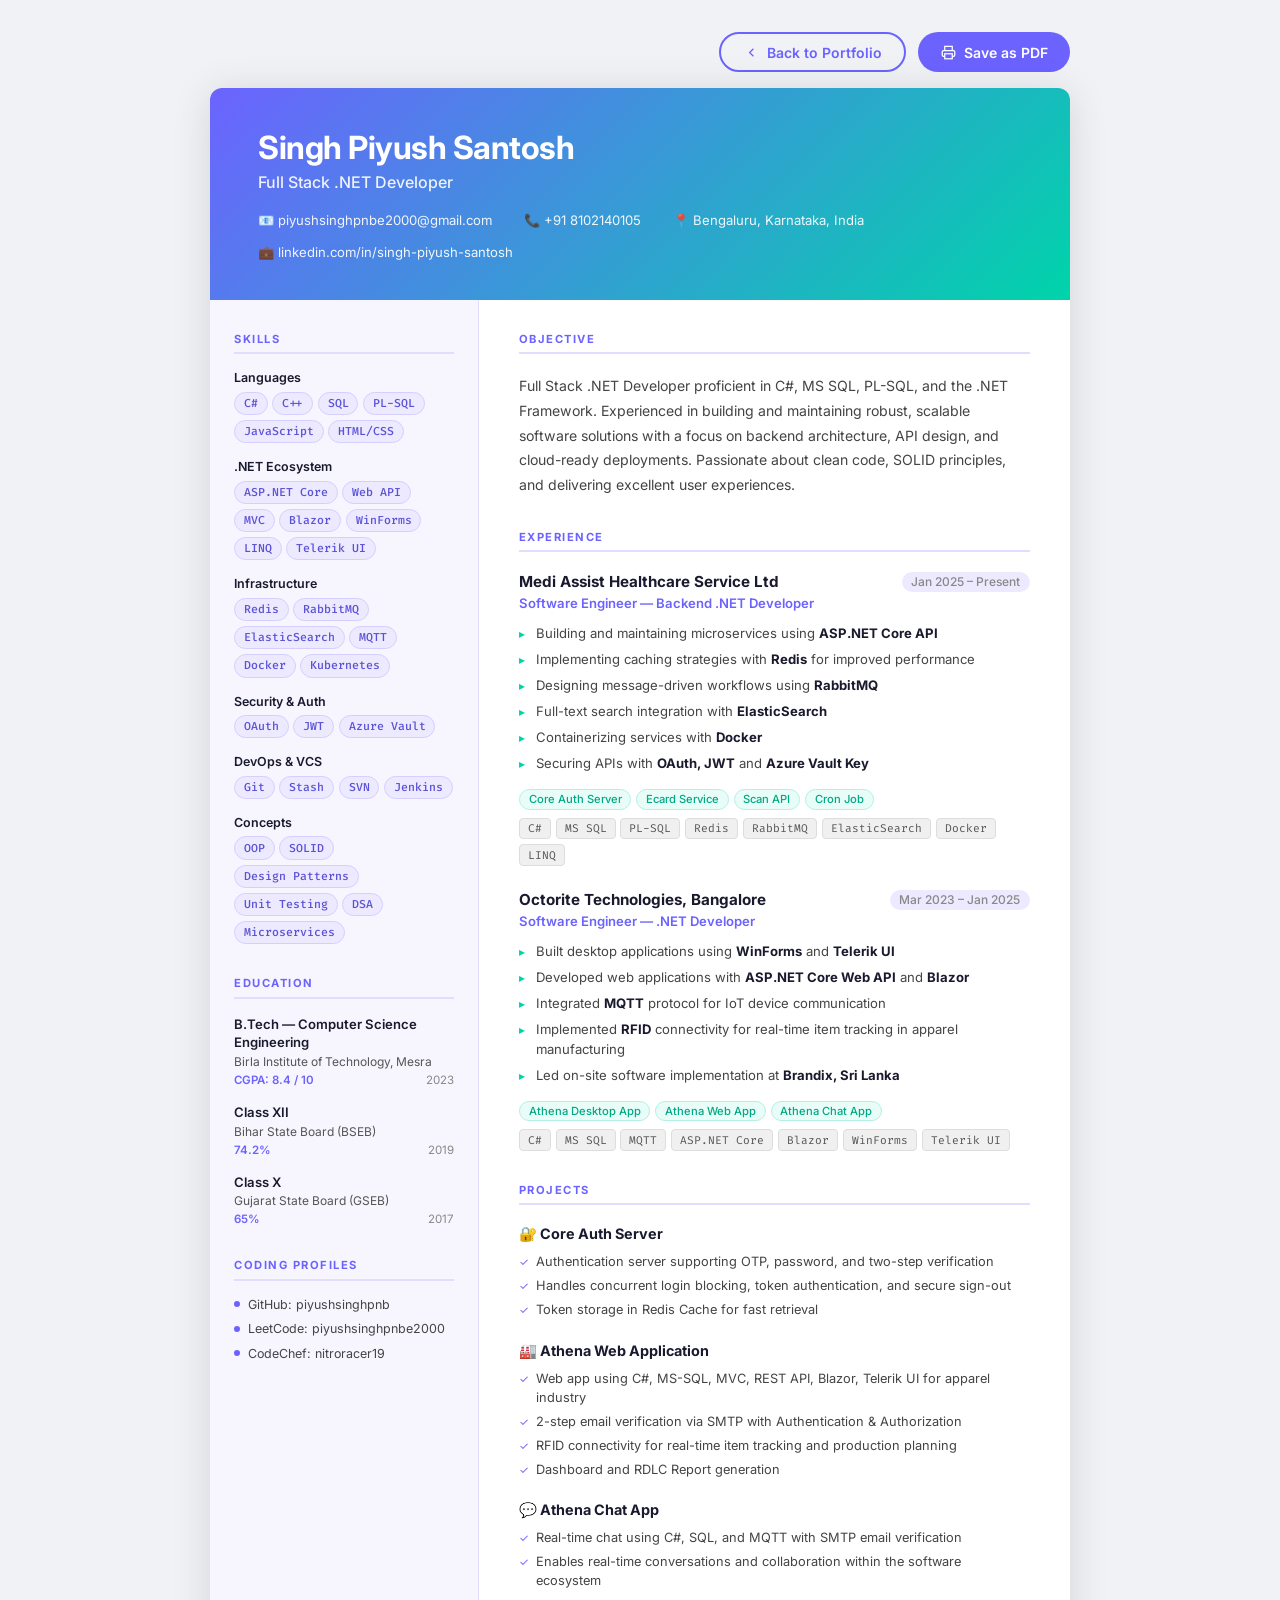
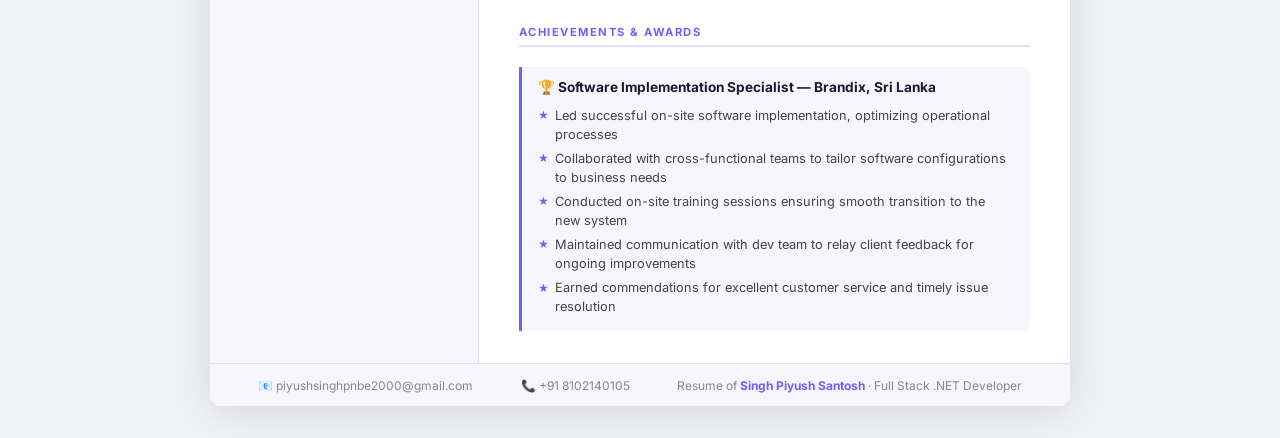
<file: assets/resume.html>
<!DOCTYPE html>
<html lang="en">
<head>
  <meta charset="UTF-8" />
  <meta name="viewport" content="width=device-width, initial-scale=1.0" />
  <title>Resume — Singh Piyush Santosh</title>
  <link href="https://fonts.googleapis.com/css2?family=Inter:wght@300;400;500;600;700&family=Fira+Code:wght@400;500&display=swap" rel="stylesheet" />
  <style>
    * { box-sizing: border-box; margin: 0; padding: 0; }

    body {
      font-family: 'Inter', sans-serif;
      background: #f0f2f5;
      color: #1a1a2e;
      min-height: 100vh;
      display: flex;
      flex-direction: column;
      align-items: center;
      padding: 2rem 1rem;
    }

    /* ===== ACTION BAR ===== */
    .print-bar {
      width: 100%;
      max-width: 860px;
      display: flex;
      justify-content: flex-end;
      gap: 0.75rem;
      margin-bottom: 1rem;
    }

    .print-btn {
      background: #6c63ff;
      color: white;
      border: none;
      padding: 0.6rem 1.4rem;
      border-radius: 50px;
      font-size: 0.875rem;
      font-weight: 600;
      cursor: pointer;
      display: flex;
      align-items: center;
      gap: 0.5rem;
      transition: background 0.2s;
      font-family: 'Inter', sans-serif;
    }
    .print-btn:hover { background: #5a52d5; }
    .print-btn svg { width: 15px; height: 15px; }

    .back-btn {
      background: transparent;
      color: #6c63ff;
      border: 2px solid #6c63ff;
      padding: 0.6rem 1.4rem;
      border-radius: 50px;
      font-size: 0.875rem;
      font-weight: 600;
      cursor: pointer;
      display: flex;
      align-items: center;
      gap: 0.5rem;
      text-decoration: none;
      transition: all 0.2s;
      font-family: 'Inter', sans-serif;
    }
    .back-btn:hover { background: #6c63ff; color: white; }
    .back-btn svg { width: 15px; height: 15px; }

    /* ===== RESUME PAPER ===== */
    .resume {
      width: 100%;
      max-width: 860px;
      background: #ffffff;
      border-radius: 12px;
      box-shadow: 0 4px 40px rgba(0,0,0,0.12);
      overflow: hidden;
    }

    /* ===== HEADER ===== */
    .resume-header {
      background: linear-gradient(135deg, #6c63ff, #00d4aa);
      padding: 2.5rem 3rem;
      color: white;
    }

    .resume-header h1 {
      font-size: 2rem;
      font-weight: 700;
      letter-spacing: -0.5px;
    }

    .resume-header .title {
      font-size: 1rem;
      opacity: 0.9;
      margin-top: 0.3rem;
      font-weight: 500;
    }

    .header-contact {
      display: flex;
      flex-wrap: wrap;
      gap: 1rem 2rem;
      margin-top: 1.25rem;
    }

    .header-contact a,
    .header-contact span {
      font-size: 0.82rem;
      opacity: 0.92;
      display: flex;
      align-items: center;
      gap: 0.35rem;
      color: white;
      text-decoration: none;
    }
    .header-contact a:hover { opacity: 1; text-decoration: underline; }

    /* ===== BODY ===== */
    .resume-body {
      display: grid;
      grid-template-columns: 1fr 2.2fr;
      gap: 0;
    }

    /* ===== SIDEBAR ===== */
    .sidebar {
      background: #f7f6ff;
      border-right: 1px solid #e0deff;
      padding: 2rem 1.5rem;
    }

    .sidebar-section { margin-bottom: 2rem; }
    .sidebar-section:last-child { margin-bottom: 0; }

    .sidebar-title {
      font-size: 0.7rem;
      font-weight: 700;
      text-transform: uppercase;
      letter-spacing: 1.5px;
      color: #6c63ff;
      border-bottom: 2px solid #e0deff;
      padding-bottom: 0.4rem;
      margin-bottom: 1rem;
    }

    /* Skills */
    .skill-group { margin-bottom: 1rem; }
    .skill-group-name {
      font-size: 0.78rem;
      font-weight: 600;
      color: #1a1a2e;
      margin-bottom: 0.4rem;
    }

    .skill-tags {
      display: flex;
      flex-wrap: wrap;
      gap: 0.3rem;
    }

    .skill-tag {
      background: #ede9ff;
      color: #5a52d5;
      border: 1px solid #d4cfff;
      padding: 0.2rem 0.55rem;
      border-radius: 50px;
      font-size: 0.72rem;
      font-weight: 500;
      font-family: 'Fira Code', monospace;
    }

    /* Education sidebar */
    .edu-item { margin-bottom: 1rem; }
    .edu-item:last-child { margin-bottom: 0; }

    .edu-degree {
      font-size: 0.82rem;
      font-weight: 600;
      color: #1a1a2e;
      line-height: 1.4;
    }

    .edu-school {
      font-size: 0.75rem;
      color: #555;
      margin-top: 0.15rem;
    }

    .edu-meta {
      display: flex;
      justify-content: space-between;
      margin-top: 0.25rem;
    }

    .edu-score {
      font-size: 0.72rem;
      color: #6c63ff;
      font-weight: 600;
    }

    .edu-year {
      font-size: 0.72rem;
      color: #888;
    }

    /* Profiles sidebar */
    .profile-item {
      display: flex;
      align-items: center;
      gap: 0.5rem;
      margin-bottom: 0.6rem;
      font-size: 0.78rem;
      color: #444;
    }
    .profile-item:last-child { margin-bottom: 0; }
    .profile-dot {
      width: 6px; height: 6px;
      border-radius: 50%;
      background: #6c63ff;
      flex-shrink: 0;
    }

    /* ===== MAIN CONTENT ===== */
    .main-content { padding: 2rem 2.5rem; }

    .section { margin-bottom: 2rem; }
    .section:last-child { margin-bottom: 0; }

    .section-title {
      font-size: 0.7rem;
      font-weight: 700;
      text-transform: uppercase;
      letter-spacing: 1.5px;
      color: #6c63ff;
      border-bottom: 2px solid #e0deff;
      padding-bottom: 0.4rem;
      margin-bottom: 1.25rem;
    }

    /* Objective */
    .objective-text {
      font-size: 0.88rem;
      color: #444;
      line-height: 1.75;
    }

    /* Experience */
    .exp-item { margin-bottom: 1.5rem; }
    .exp-item:last-child { margin-bottom: 0; }

    .exp-header {
      display: flex;
      justify-content: space-between;
      align-items: flex-start;
      flex-wrap: wrap;
      gap: 0.25rem;
      margin-bottom: 0.2rem;
    }

    .exp-company {
      font-size: 0.95rem;
      font-weight: 700;
      color: #1a1a2e;
    }

    .exp-date {
      font-size: 0.75rem;
      color: #888;
      white-space: nowrap;
      background: #ede9ff;
      padding: 0.15rem 0.6rem;
      border-radius: 50px;
      font-weight: 500;
    }

    .exp-role {
      font-size: 0.82rem;
      color: #6c63ff;
      font-weight: 600;
      margin-bottom: 0.6rem;
    }

    .exp-list {
      list-style: none;
      margin-bottom: 0.75rem;
    }

    .exp-list li {
      font-size: 0.82rem;
      color: #444;
      padding: 0.2rem 0 0.2rem 1.1rem;
      position: relative;
      line-height: 1.5;
    }

    .exp-list li::before {
      content: '▸';
      position: absolute;
      left: 0;
      color: #00d4aa;
      font-size: 0.75rem;
      top: 0.28rem;
    }

    .exp-list strong { color: #1a1a2e; }

    .exp-chips {
      display: flex;
      flex-wrap: wrap;
      gap: 0.3rem;
      margin-bottom: 0.5rem;
    }

    .chip {
      background: #e8fdf8;
      color: #00a884;
      border: 1px solid #b3f0e3;
      padding: 0.15rem 0.55rem;
      border-radius: 50px;
      font-size: 0.7rem;
      font-weight: 500;
    }

    .tech-row {
      display: flex;
      flex-wrap: wrap;
      gap: 0.3rem;
    }

    .tech-tag {
      background: #f0f0f0;
      color: #555;
      border: 1px solid #ddd;
      padding: 0.15rem 0.5rem;
      border-radius: 4px;
      font-size: 0.7rem;
      font-family: 'Fira Code', monospace;
    }

    /* Projects */
    .project-item { margin-bottom: 1.25rem; }
    .project-item:last-child { margin-bottom: 0; }

    .project-name {
      font-size: 0.9rem;
      font-weight: 700;
      color: #1a1a2e;
      margin-bottom: 0.4rem;
    }

    .project-list {
      list-style: none;
    }

    .project-list li {
      font-size: 0.8rem;
      color: #444;
      padding: 0.15rem 0 0.15rem 1.1rem;
      position: relative;
      line-height: 1.5;
    }

    .project-list li::before {
      content: '✓';
      position: absolute;
      left: 0;
      color: #6c63ff;
      font-size: 0.7rem;
      top: 0.28rem;
    }

    /* Achievements */
    .achievement-item {
      background: #f7f6ff;
      border-left: 3px solid #6c63ff;
      border-radius: 0 6px 6px 0;
      padding: 0.75rem 1rem;
    }

    .achievement-title {
      font-size: 0.85rem;
      font-weight: 700;
      color: #1a1a2e;
      margin-bottom: 0.5rem;
    }

    .achievement-list {
      list-style: none;
    }

    .achievement-list li {
      font-size: 0.8rem;
      color: #444;
      padding: 0.15rem 0 0.15rem 1.1rem;
      position: relative;
      line-height: 1.5;
    }

    .achievement-list li::before {
      content: '★';
      position: absolute;
      left: 0;
      color: #6c63ff;
      font-size: 0.65rem;
      top: 0.3rem;
    }

    /* ===== FOOTER ===== */
    .resume-footer {
      background: #f7f6ff;
      border-top: 1px solid #e0deff;
      padding: 0.85rem 3rem;
      display: flex;
      justify-content: space-between;
      align-items: center;
      flex-wrap: wrap;
      gap: 0.5rem;
    }

    .resume-footer span {
      font-size: 0.75rem;
      color: #888;
    }

    .resume-footer strong { color: #6c63ff; }

    /* ===== PRINT STYLES ===== */
    @media print {
      body { background: white; padding: 0; }
      .print-bar { display: none; }
      .resume {
        box-shadow: none;
        border-radius: 0;
        max-width: 100%;
      }
      @page { margin: 0; size: A4; }
    }

    @media (max-width: 640px) {
      .resume-body { grid-template-columns: 1fr; }
      .sidebar { border-right: none; border-bottom: 1px solid #e0deff; }
      .resume-header { padding: 1.75rem 1.5rem; }
      .main-content { padding: 1.5rem; }
      .sidebar { padding: 1.5rem; }
      .resume-footer { padding: 0.85rem 1.5rem; }
    }
  </style>
</head>
<body>

  <!-- Action Bar -->
  <div class="print-bar">
    <a href="../index.html" class="back-btn">
      <svg viewBox="0 0 24 24" fill="none" stroke="currentColor" stroke-width="2"><polyline points="15 18 9 12 15 6"/></svg>
      Back to Portfolio
    </a>
    <button class="print-btn" onclick="window.print()">
      <svg viewBox="0 0 24 24" fill="none" stroke="currentColor" stroke-width="2"><path d="M6 9V2h12v7"/><path d="M6 18H4a2 2 0 01-2-2v-5a2 2 0 012-2h16a2 2 0 012 2v5a2 2 0 01-2 2h-2"/><rect x="6" y="14" width="12" height="8"/></svg>
      Save as PDF
    </button>
  </div>

  <!-- Resume -->
  <div class="resume">

    <!-- Header -->
    <div class="resume-header">
      <h1>Singh Piyush Santosh</h1>
      <p class="title">Full Stack .NET Developer</p>
      <div class="header-contact">
        <span>📧 piyushsinghpnbe2000@gmail.com</span>
        <span>📞 +91 8102140105</span>
        <span>📍 Bengaluru, Karnataka, India</span>
        <a href="https://www.linkedin.com/in/singh-piyush-santosh/" target="_blank" rel="noopener">💼 linkedin.com/in/singh-piyush-santosh</a>
        <!--<a href="https://github.com/piyushsinghpnb" target="_blank" rel="noopener">🐙 github.com/piyushsinghpnb</a>
        <a href="https://leetcode.com/u/piyushsinghpnbe2000/" target="_blank" rel="noopener">💻 leetcode.com/piyushsinghpnbe2000</a>
        <a href="https://www.codechef.com/users/nitroracer19" target="_blank" rel="noopener">👨‍🍳 codechef.com/nitroracer19</a>-->
      </div>
    </div>

    <!-- Body -->
    <div class="resume-body">

      <!-- Sidebar -->
      <aside class="sidebar">

        <!-- Skills -->
        <div class="sidebar-section">
          <p class="sidebar-title">Skills</p>

          <div class="skill-group">
            <p class="skill-group-name">Languages</p>
            <div class="skill-tags">
              <span class="skill-tag">C#</span>
              <span class="skill-tag">C++</span>
              <span class="skill-tag">SQL</span>
              <span class="skill-tag">PL-SQL</span>
              <span class="skill-tag">JavaScript</span>
              <span class="skill-tag">HTML/CSS</span>
            </div>
          </div>

          <div class="skill-group">
            <p class="skill-group-name">.NET Ecosystem</p>
            <div class="skill-tags">
              <span class="skill-tag">ASP.NET Core</span>
              <span class="skill-tag">Web API</span>
              <span class="skill-tag">MVC</span>
              <span class="skill-tag">Blazor</span>
              <span class="skill-tag">WinForms</span>
              <span class="skill-tag">LINQ</span>
              <span class="skill-tag">Telerik UI</span>
            </div>
          </div>

          <div class="skill-group">
            <p class="skill-group-name">Infrastructure</p>
            <div class="skill-tags">
              <span class="skill-tag">Redis</span>
              <span class="skill-tag">RabbitMQ</span>
              <span class="skill-tag">ElasticSearch</span>
              <span class="skill-tag">MQTT</span>
              <span class="skill-tag">Docker</span>
              <span class="skill-tag">Kubernetes</span>
            </div>
          </div>

          <div class="skill-group">
            <p class="skill-group-name">Security & Auth</p>
            <div class="skill-tags">
              <span class="skill-tag">OAuth</span>
              <span class="skill-tag">JWT</span>
              <span class="skill-tag">Azure Vault</span>
            </div>
          </div>

          <div class="skill-group">
            <p class="skill-group-name">DevOps & VCS</p>
            <div class="skill-tags">
              <span class="skill-tag">Git</span>
              <span class="skill-tag">Stash</span>
              <span class="skill-tag">SVN</span>
              <span class="skill-tag">Jenkins</span>
            </div>
          </div>

          <div class="skill-group">
            <p class="skill-group-name">Concepts</p>
            <div class="skill-tags">
              <span class="skill-tag">OOP</span>
              <span class="skill-tag">SOLID</span>
              <span class="skill-tag">Design Patterns</span>
              <span class="skill-tag">Unit Testing</span>
              <span class="skill-tag">DSA</span>
              <span class="skill-tag">Microservices</span>
            </div>
          </div>
        </div>

        <!-- Education -->
        <div class="sidebar-section">
          <p class="sidebar-title">Education</p>

          <div class="edu-item">
            <p class="edu-degree">B.Tech — Computer Science Engineering</p>
            <p class="edu-school">Birla Institute of Technology, Mesra</p>
            <div class="edu-meta">
              <span class="edu-score">CGPA: 8.4 / 10</span>
              <span class="edu-year">2023</span>
            </div>
          </div>

          <div class="edu-item">
            <p class="edu-degree">Class XII</p>
            <p class="edu-school">Bihar State Board (BSEB)</p>
            <div class="edu-meta">
              <span class="edu-score">74.2%</span>
              <span class="edu-year">2019</span>
            </div>
          </div>

          <div class="edu-item">
            <p class="edu-degree">Class X</p>
            <p class="edu-school">Gujarat State Board (GSEB)</p>
            <div class="edu-meta">
              <span class="edu-score">65%</span>
              <span class="edu-year">2017</span>
            </div>
          </div>
        </div>

        <!-- Coding Profiles -->
        <div class="sidebar-section">
          <p class="sidebar-title">Coding Profiles</p>
          <div class="profile-item">
            <span class="profile-dot"></span>
            <span>GitHub: piyushsinghpnb</span>
          </div>
          <div class="profile-item">
            <span class="profile-dot"></span>
            <span>LeetCode: piyushsinghpnbe2000</span>
          </div>
          <div class="profile-item">
            <span class="profile-dot"></span>
            <span>CodeChef: nitroracer19</span>
          </div>
        </div>

      </aside>

      <!-- Main Content -->
      <main class="main-content">

        <!-- Objective -->
        <div class="section">
          <p class="section-title">Objective</p>
          <p class="objective-text">
            Full Stack .NET Developer proficient in C#, MS SQL, PL-SQL, and the .NET Framework. Experienced in
            building and maintaining robust, scalable software solutions with a focus on backend architecture,
            API design, and cloud-ready deployments. Passionate about clean code, SOLID principles, and
            delivering excellent user experiences.
          </p>
        </div>

        <!-- Experience -->
        <div class="section">
          <p class="section-title">Experience</p>

          <div class="exp-item">
            <div class="exp-header">
              <span class="exp-company">Medi Assist Healthcare Service Ltd</span>
              <span class="exp-date">Jan 2025 – Present</span>
            </div>
            <p class="exp-role">Software Engineer — Backend .NET Developer</p>
            <ul class="exp-list">
              <li>Building and maintaining microservices using <strong>ASP.NET Core API</strong></li>
              <li>Implementing caching strategies with <strong>Redis</strong> for improved performance</li>
              <li>Designing message-driven workflows using <strong>RabbitMQ</strong></li>
              <li>Full-text search integration with <strong>ElasticSearch</strong></li>
              <li>Containerizing services with <strong>Docker</strong></li>
              <li>Securing APIs with <strong>OAuth, JWT</strong> and <strong>Azure Vault Key</strong></li>
            </ul>
            <div class="exp-chips">
              <span class="chip">Core Auth Server</span>
              <span class="chip">Ecard Service</span>
              <span class="chip">Scan API</span>
              <span class="chip">Cron Job</span>
            </div>
            <div class="tech-row">
              <span class="tech-tag">C#</span>
              <span class="tech-tag">MS SQL</span>
              <span class="tech-tag">PL-SQL</span>
              <span class="tech-tag">Redis</span>
              <span class="tech-tag">RabbitMQ</span>
              <span class="tech-tag">ElasticSearch</span>
              <span class="tech-tag">Docker</span>
              <span class="tech-tag">LINQ</span>
            </div>
          </div>

          <div class="exp-item">
            <div class="exp-header">
              <span class="exp-company">Octorite Technologies, Bangalore</span>
              <span class="exp-date">Mar 2023 – Jan 2025</span>
            </div>
            <p class="exp-role">Software Engineer — .NET Developer</p>
            <ul class="exp-list">
              <li>Built desktop applications using <strong>WinForms</strong> and <strong>Telerik UI</strong></li>
              <li>Developed web applications with <strong>ASP.NET Core Web API</strong> and <strong>Blazor</strong></li>
              <li>Integrated <strong>MQTT</strong> protocol for IoT device communication</li>
              <li>Implemented <strong>RFID</strong> connectivity for real-time item tracking in apparel manufacturing</li>
              <li>Led on-site software implementation at <strong>Brandix, Sri Lanka</strong></li>
            </ul>
            <div class="exp-chips">
              <span class="chip">Athena Desktop App</span>
              <span class="chip">Athena Web App</span>
              <span class="chip">Athena Chat App</span>
            </div>
            <div class="tech-row">
              <span class="tech-tag">C#</span>
              <span class="tech-tag">MS SQL</span>
              <span class="tech-tag">MQTT</span>
              <span class="tech-tag">ASP.NET Core</span>
              <span class="tech-tag">Blazor</span>
              <span class="tech-tag">WinForms</span>
              <span class="tech-tag">Telerik UI</span>
            </div>
          </div>
        </div>

        <!-- Projects -->
        <div class="section">
          <p class="section-title">Projects</p>

          <div class="project-item">
            <p class="project-name">🔐 Core Auth Server</p>
            <ul class="project-list">
              <li>Authentication server supporting OTP, password, and two-step verification</li>
              <li>Handles concurrent login blocking, token authentication, and secure sign-out</li>
              <li>Token storage in Redis Cache for fast retrieval</li>
            </ul>
          </div>

          <div class="project-item">
            <p class="project-name">🏭 Athena Web Application</p>
            <ul class="project-list">
              <li>Web app using C#, MS-SQL, MVC, REST API, Blazor, Telerik UI for apparel industry</li>
              <li>2-step email verification via SMTP with Authentication & Authorization</li>
              <li>RFID connectivity for real-time item tracking and production planning</li>
              <li>Dashboard and RDLC Report generation</li>
            </ul>
          </div>

          <div class="project-item">
            <p class="project-name">💬 Athena Chat App</p>
            <ul class="project-list">
              <li>Real-time chat using C#, SQL, and MQTT with SMTP email verification</li>
              <li>Enables real-time conversations and collaboration within the software ecosystem</li>
            </ul>
          </div>
        </div>

        <!-- Achievements -->
        <div class="section">
          <p class="section-title">Achievements & Awards</p>
          <div class="achievement-item">
            <p class="achievement-title">🏆 Software Implementation Specialist — Brandix, Sri Lanka</p>
            <ul class="achievement-list">
              <li>Led successful on-site software implementation, optimizing operational processes</li>
              <li>Collaborated with cross-functional teams to tailor software configurations to business needs</li>
              <li>Conducted on-site training sessions ensuring smooth transition to the new system</li>
              <li>Maintained communication with dev team to relay client feedback for ongoing improvements</li>
              <li>Earned commendations for excellent customer service and timely issue resolution</li>
            </ul>
          </div>
        </div>

      </main>
    </div>

    <!-- Footer -->
    <div class="resume-footer">
      <span>📧 piyushsinghpnbe2000@gmail.com</span>
      <span>📞 +91 8102140105</span>
      <span>Resume of <strong>Singh Piyush Santosh</strong> · Full Stack .NET Developer</span>
    </div>

  </div>

</body>
</html>
</file>
<file: style.css>
/* ===== RESET & BASE ===== */
*, *::before, *::after { box-sizing: border-box; margin: 0; padding: 0; }

:root {
  --primary: #6c63ff;
  --primary-dark: #5a52d5;
  --primary-light: #8b85ff;
  --accent: #00d4aa;
  --bg: #0d0d1a;
  --bg-alt: #111127;
  --bg-card: #1a1a2e;
  --bg-card-hover: #1f1f38;
  --text: #e8e8f0;
  --text-muted: #9090b0;
  --border: #2a2a45;
  --gradient: linear-gradient(135deg, #6c63ff, #00d4aa);
  --shadow: 0 8px 32px rgba(108, 99, 255, 0.15);
  --radius: 16px;
  --radius-sm: 8px;
  --transition: 0.3s ease;
}

html { scroll-behavior: smooth; }

body {
  font-family: 'Inter', sans-serif;
  background: var(--bg);
  color: var(--text);
  line-height: 1.7;
  overflow-x: hidden;
}

a { text-decoration: none; color: inherit; }
ul { list-style: none; }
img { max-width: 100%; }

/* ===== SCROLLBAR ===== */
::-webkit-scrollbar { width: 6px; }
::-webkit-scrollbar-track { background: var(--bg); }
::-webkit-scrollbar-thumb { background: var(--primary); border-radius: 3px; }

/* ===== NAVBAR ===== */
.navbar {
  position: fixed;
  top: 0; left: 0; right: 0;
  z-index: 1000;
  padding: 1rem 0;
  transition: background var(--transition), box-shadow var(--transition);
}

.navbar.scrolled {
  background: rgba(13, 13, 26, 0.95);
  backdrop-filter: blur(12px);
  box-shadow: 0 2px 20px rgba(0,0,0,0.4);
}

.nav-container {
  max-width: 1200px;
  margin: 0 auto;
  padding: 0 2rem;
  display: flex;
  align-items: center;
  justify-content: space-between;
}

.nav-logo {
  font-size: 1.5rem;
  font-weight: 700;
  color: var(--text);
  font-family: 'Fira Code', monospace;
  background: none;
  border: none;
  cursor: pointer;
  padding: 0;
}
.nav-logo span { color: var(--primary); }

.nav-links {
  display: flex;
  align-items: center;
  gap: 2rem;
}

.nav-links a,
.nav-btn {
  font-size: 0.9rem;
  font-weight: 500;
  color: var(--text-muted);
  transition: color var(--transition);
  position: relative;
  background: none;
  border: none;
  cursor: pointer;
  font-family: 'Inter', sans-serif;
  padding: 0;
}

.nav-links a::after,
.nav-btn::after {
  content: '';
  position: absolute;
  bottom: -4px; left: 0;
  width: 0; height: 2px;
  background: var(--primary);
  transition: width var(--transition);
}

.nav-links a:hover,
.nav-btn:hover { color: var(--text); }
.nav-links a:hover::after,
.nav-btn:hover::after { width: 100%; }

.nav-cta {
  background: var(--primary) !important;
  color: white !important;
  padding: 0.5rem 1.2rem !important;
  border-radius: 50px !important;
  transition: background var(--transition), transform var(--transition) !important;
}
.nav-cta:hover { background: var(--primary-dark) !important; transform: translateY(-2px) !important; }
.nav-cta::after { display: none !important; }

.hamburger {
  display: none;
  flex-direction: column;
  gap: 5px;
  background: none;
  border: none;
  cursor: pointer;
  padding: 4px;
}
.hamburger span {
  display: block;
  width: 24px; height: 2px;
  background: var(--text);
  border-radius: 2px;
  transition: var(--transition);
}

/* ===== HERO ===== */
.hero {
  min-height: 100vh;
  display: flex;
  align-items: center;
  justify-content: center;
  position: relative;
  overflow: hidden;
  padding: 6rem 2rem 4rem;
}

.hero-bg {
  position: absolute;
  inset: 0;
  background: radial-gradient(ellipse at 20% 50%, rgba(108,99,255,0.15) 0%, transparent 60%),
              radial-gradient(ellipse at 80% 20%, rgba(0,212,170,0.1) 0%, transparent 50%);
}

.grid-overlay {
  position: absolute;
  inset: 0;
  background-image:
    linear-gradient(rgba(108,99,255,0.05) 1px, transparent 1px),
    linear-gradient(90deg, rgba(108,99,255,0.05) 1px, transparent 1px);
  background-size: 60px 60px;
}

.hero-content {
  position: relative;
  text-align: center;
  max-width: 800px;
}

.hero-greeting {
  font-size: 1.1rem;
  color: var(--accent);
  font-family: 'Fira Code', monospace;
  margin-bottom: 0.5rem;
  letter-spacing: 2px;
}

.hero-name {
  font-size: clamp(2.5rem, 6vw, 4.5rem);
  font-weight: 700;
  line-height: 1.1;
  margin-bottom: 1rem;
}
.hero-name span { color: var(--primary); }

.hero-title {
  font-size: clamp(1.1rem, 2.5vw, 1.5rem);
  color: var(--text-muted);
  font-family: 'Fira Code', monospace;
  margin-bottom: 1rem;
  min-height: 2rem;
}

.cursor {
  animation: blink 1s infinite;
  color: var(--primary);
}
@keyframes blink { 0%,100% { opacity: 1; } 50% { opacity: 0; } }

.hero-location {
  color: var(--text-muted);
  margin-bottom: 2rem;
  font-size: 0.95rem;
}

.hero-actions {
  display: flex;
  gap: 1rem;
  justify-content: center;
  flex-wrap: wrap;
  margin-bottom: 2.5rem;
}

.btn {
  padding: 0.8rem 2rem;
  border-radius: 50px;
  font-weight: 600;
  font-size: 0.95rem;
  transition: all var(--transition);
  cursor: pointer;
  border: none;
  display: inline-block;
}

.btn-primary {
  background: var(--gradient);
  color: white;
  box-shadow: 0 4px 20px rgba(108,99,255,0.4);
}
.btn-primary:hover { transform: translateY(-3px); box-shadow: 0 8px 30px rgba(108,99,255,0.5); }

.btn-outline {
  background: transparent;
  color: var(--text);
  border: 2px solid var(--border);
}
.btn-outline:hover { border-color: var(--primary); color: var(--primary); transform: translateY(-3px); }

.hero-socials {
  display: flex;
  gap: 1rem;
  justify-content: center;
}

.hero-socials a,
.social-btn {
  width: 44px; height: 44px;
  border-radius: 50%;
  border: 2px solid var(--border);
  display: flex;
  align-items: center;
  justify-content: center;
  color: var(--text-muted);
  transition: all var(--transition);
  background: none;
  cursor: pointer;
  padding: 0;
}
.hero-socials a svg,
.social-btn svg { width: 18px; height: 18px; }
.hero-socials a:hover,
.social-btn:hover { border-color: var(--primary); color: var(--primary); transform: translateY(-3px); }

.hero-scroll {
  position: absolute;
  bottom: 2rem;
  left: 50%;
  transform: translateX(-50%);
  display: flex;
  flex-direction: column;
  align-items: center;
  gap: 0.5rem;
  color: var(--text-muted);
  font-size: 0.75rem;
  letter-spacing: 1px;
  animation: float 2s ease-in-out infinite;
}

.scroll-arrow {
  width: 20px; height: 20px;
  border-right: 2px solid var(--text-muted);
  border-bottom: 2px solid var(--text-muted);
  transform: rotate(45deg);
}

@keyframes float { 0%,100% { transform: translateX(-50%) translateY(0); } 50% { transform: translateX(-50%) translateY(8px); } }

/* ===== SECTIONS ===== */
.section { padding: 6rem 0; }
.section-alt { background: var(--bg-alt); }

.container {
  max-width: 1200px;
  margin: 0 auto;
  padding: 0 2rem;
}

.section-title {
  font-size: clamp(1.8rem, 4vw, 2.5rem);
  font-weight: 700;
  text-align: center;
  margin-bottom: 3.5rem;
  position: relative;
}
.section-title span { color: var(--primary); }
.section-title::after {
  content: '';
  display: block;
  width: 60px; height: 4px;
  background: var(--gradient);
  border-radius: 2px;
  margin: 0.75rem auto 0;
}

/* ===== ABOUT ===== */
.about-grid {
  display: grid;
  grid-template-columns: 1fr 2fr;
  gap: 4rem;
  align-items: center;
}

.about-avatar {
  display: flex;
  flex-direction: column;
  align-items: center;
  gap: 2rem;
}

.avatar-ring {
  width: 200px; height: 200px;
  border-radius: 50%;
  padding: 4px;
  background: var(--gradient);
  animation: spin-slow 8s linear infinite;
}

@keyframes spin-slow {
  0% { box-shadow: 0 0 20px rgba(108,99,255,0.4); }
  50% { box-shadow: 0 0 40px rgba(0,212,170,0.4); }
  100% { box-shadow: 0 0 20px rgba(108,99,255,0.4); }
}

.avatar-inner {
  width: 100%; height: 100%;
  border-radius: 50%;
  background: var(--bg-card);
  display: flex;
  align-items: center;
  justify-content: center;
}

.avatar-initials {
  font-size: 3.5rem;
  font-weight: 700;
  background: var(--gradient);
  -webkit-background-clip: text;
  -webkit-text-fill-color: transparent;
  background-clip: text;
}

.about-stats {
  display: flex;
  gap: 1.5rem;
  flex-wrap: wrap;
  justify-content: center;
}

.stat {
  text-align: center;
  background: var(--bg-card);
  border: 1px solid var(--border);
  border-radius: var(--radius-sm);
  padding: 0.75rem 1rem;
  min-width: 80px;
}

.stat-number {
  display: block;
  font-size: 1.5rem;
  font-weight: 700;
  color: var(--primary);
}

.stat-label {
  font-size: 0.7rem;
  color: var(--text-muted);
  text-transform: uppercase;
  letter-spacing: 0.5px;
}

.about-text p {
  color: var(--text-muted);
  margin-bottom: 1rem;
  font-size: 1rem;
}
.about-text strong { color: var(--text); }

.about-tags {
  display: flex;
  flex-wrap: wrap;
  gap: 0.5rem;
  margin-top: 1.5rem;
}

.tag {
  background: rgba(108,99,255,0.15);
  color: var(--primary-light);
  border: 1px solid rgba(108,99,255,0.3);
  padding: 0.3rem 0.8rem;
  border-radius: 50px;
  font-size: 0.8rem;
  font-weight: 500;
}

/* ===== TIMELINE ===== */
.timeline {
  position: relative;
  padding-left: 2rem;
}

.timeline::before {
  content: '';
  position: absolute;
  left: 0; top: 0; bottom: 0;
  width: 2px;
  background: linear-gradient(to bottom, var(--primary), var(--accent));
  border-radius: 1px;
}

.timeline-item {
  position: relative;
  margin-bottom: 3rem;
}

.timeline-dot {
  position: absolute;
  left: -2.45rem;
  top: 1.5rem;
  width: 14px; height: 14px;
  border-radius: 50%;
  background: var(--border);
  border: 3px solid var(--bg-alt);
  box-shadow: 0 0 0 2px var(--border);
}

.timeline-dot.current {
  background: var(--accent);
  box-shadow: 0 0 0 2px var(--accent), 0 0 12px rgba(0,212,170,0.5);
  animation: pulse 2s infinite;
}

@keyframes pulse {
  0%,100% { box-shadow: 0 0 0 2px var(--accent), 0 0 12px rgba(0,212,170,0.5); }
  50% { box-shadow: 0 0 0 4px var(--accent), 0 0 20px rgba(0,212,170,0.7); }
}

.timeline-card {
  background: var(--bg-card);
  border: 1px solid var(--border);
  border-radius: var(--radius);
  padding: 1.75rem;
  transition: all var(--transition);
}
.timeline-card:hover {
  border-color: var(--primary);
  box-shadow: var(--shadow);
  transform: translateX(4px);
}

.timeline-header {
  display: flex;
  justify-content: space-between;
  align-items: flex-start;
  flex-wrap: wrap;
  gap: 0.5rem;
  margin-bottom: 1rem;
}

.timeline-company {
  font-size: 1.15rem;
  font-weight: 700;
  color: var(--text);
}

.timeline-role {
  color: var(--primary-light);
  font-size: 0.9rem;
  margin-top: 0.2rem;
}

.timeline-date {
  background: rgba(108,99,255,0.15);
  color: var(--primary-light);
  border: 1px solid rgba(108,99,255,0.3);
  padding: 0.25rem 0.75rem;
  border-radius: 50px;
  font-size: 0.8rem;
  white-space: nowrap;
}

.timeline-desc {
  color: var(--text-muted);
  margin-bottom: 1rem;
  font-size: 0.95rem;
}

.timeline-list {
  list-style: none;
  margin-bottom: 1rem;
}
.timeline-list li {
  color: var(--text-muted);
  font-size: 0.9rem;
  padding: 0.2rem 0;
  padding-left: 1.2rem;
  position: relative;
}
.timeline-list li::before {
  content: '▸';
  position: absolute;
  left: 0;
  color: var(--accent);
}
.timeline-list strong { color: var(--text); }

.timeline-projects {
  display: flex;
  flex-wrap: wrap;
  gap: 0.5rem;
  margin-bottom: 1rem;
}

.project-chip {
  background: rgba(0,212,170,0.1);
  color: var(--accent);
  border: 1px solid rgba(0,212,170,0.3);
  padding: 0.2rem 0.7rem;
  border-radius: 50px;
  font-size: 0.78rem;
  font-weight: 500;
}

.timeline-tech {
  display: flex;
  flex-wrap: wrap;
  gap: 0.4rem;
}

.tech-badge {
  background: var(--bg);
  color: var(--text-muted);
  border: 1px solid var(--border);
  padding: 0.2rem 0.6rem;
  border-radius: var(--radius-sm);
  font-size: 0.75rem;
  font-family: 'Fira Code', monospace;
}

/* ===== PROJECTS ===== */
.projects-grid {
  display: grid;
  grid-template-columns: repeat(auto-fit, minmax(320px, 1fr));
  gap: 1.5rem;
}

.project-card {
  background: var(--bg-card);
  border: 1px solid var(--border);
  border-radius: var(--radius);
  padding: 2rem;
  transition: all var(--transition);
  position: relative;
  overflow: hidden;
}

.project-card::before {
  content: '';
  position: absolute;
  top: 0; left: 0; right: 0;
  height: 3px;
  background: var(--gradient);
  transform: scaleX(0);
  transition: transform var(--transition);
}

.project-card:hover {
  border-color: var(--primary);
  box-shadow: var(--shadow);
  transform: translateY(-6px);
}
.project-card:hover::before { transform: scaleX(1); }

.project-icon {
  font-size: 2.5rem;
  margin-bottom: 1rem;
}

.project-card h3 {
  font-size: 1.2rem;
  font-weight: 700;
  margin-bottom: 0.75rem;
}

.project-card > p {
  color: var(--text-muted);
  font-size: 0.9rem;
  margin-bottom: 1rem;
}

.project-features {
  list-style: none;
  margin-bottom: 1.25rem;
}
.project-features li {
  color: var(--text-muted);
  font-size: 0.85rem;
  padding: 0.2rem 0;
  padding-left: 1.2rem;
  position: relative;
}
.project-features li::before {
  content: '✓';
  position: absolute;
  left: 0;
  color: var(--accent);
  font-size: 0.8rem;
}

.project-tech {
  display: flex;
  flex-wrap: wrap;
  gap: 0.4rem;
}
.project-tech span {
  background: rgba(108,99,255,0.1);
  color: var(--primary-light);
  border: 1px solid rgba(108,99,255,0.25);
  padding: 0.2rem 0.6rem;
  border-radius: var(--radius-sm);
  font-size: 0.75rem;
  font-family: 'Fira Code', monospace;
}

/* ===== SKILLS ===== */
.skills-grid {
  display: grid;
  grid-template-columns: repeat(auto-fit, minmax(300px, 1fr));
  gap: 1.5rem;
}

.skill-category {
  background: var(--bg-card);
  border: 1px solid var(--border);
  border-radius: var(--radius);
  padding: 1.75rem;
  transition: all var(--transition);
}
.skill-category:hover {
  border-color: var(--primary);
  box-shadow: var(--shadow);
}

.skill-cat-icon {
  font-size: 1.75rem;
  margin-bottom: 0.75rem;
}

.skill-category h3 {
  font-size: 1rem;
  font-weight: 700;
  margin-bottom: 1.25rem;
  color: var(--text);
}

.skill-items { display: flex; flex-direction: column; gap: 0.75rem; }

.skill-item {
  display: flex;
  align-items: center;
  gap: 0.75rem;
}
.skill-item span {
  font-size: 0.85rem;
  color: var(--text-muted);
  min-width: 130px;
}

.skill-bar {
  flex: 1;
  height: 6px;
  background: var(--border);
  border-radius: 3px;
  overflow: hidden;
}

.skill-fill {
  height: 100%;
  width: var(--w);
  background: var(--gradient);
  border-radius: 3px;
  transform: scaleX(0);
  transform-origin: left;
  transition: transform 1s ease 0.3s;
}

.skill-fill.animated { transform: scaleX(1); }

.skill-tags {
  display: flex;
  flex-wrap: wrap;
  gap: 0.5rem;
}
.skill-tags span {
  background: rgba(108,99,255,0.1);
  color: var(--primary-light);
  border: 1px solid rgba(108,99,255,0.25);
  padding: 0.3rem 0.8rem;
  border-radius: 50px;
  font-size: 0.8rem;
}

/* ===== EDUCATION ===== */
.education-grid {
  display: grid;
  grid-template-columns: repeat(auto-fit, minmax(280px, 1fr));
  gap: 1.5rem;
}

.edu-card {
  background: var(--bg-card);
  border: 1px solid var(--border);
  border-radius: var(--radius);
  padding: 2rem;
  display: flex;
  gap: 1.25rem;
  align-items: flex-start;
  transition: all var(--transition);
}
.edu-card:hover {
  border-color: var(--primary);
  box-shadow: var(--shadow);
  transform: translateY(-4px);
}

.edu-icon { font-size: 2rem; flex-shrink: 0; }

.edu-year {
  display: inline-block;
  background: rgba(108,99,255,0.15);
  color: var(--primary-light);
  border: 1px solid rgba(108,99,255,0.3);
  padding: 0.15rem 0.6rem;
  border-radius: 50px;
  font-size: 0.75rem;
  margin-bottom: 0.5rem;
}

.edu-content h3 {
  font-size: 1rem;
  font-weight: 700;
  margin-bottom: 0.3rem;
}

.edu-institute {
  color: var(--text-muted);
  font-size: 0.85rem;
  margin-bottom: 0.75rem;
}

.edu-score {
  display: flex;
  align-items: center;
  gap: 0.5rem;
}
.score-label {
  font-size: 0.75rem;
  color: var(--text-muted);
  text-transform: uppercase;
  letter-spacing: 0.5px;
}
.score-value {
  font-size: 1rem;
  font-weight: 700;
  color: var(--accent);
}

/* ===== ACHIEVEMENTS ===== */
.achievement-card {
  background: var(--bg-card);
  border: 1px solid var(--border);
  border-radius: var(--radius);
  padding: 2.5rem;
  display: flex;
  gap: 2rem;
  align-items: flex-start;
  border-left: 4px solid var(--primary);
  transition: all var(--transition);
}
.achievement-card:hover {
  box-shadow: var(--shadow);
  transform: translateY(-4px);
}

.achievement-badge { font-size: 3rem; flex-shrink: 0; }

.achievement-content h3 {
  font-size: 1.2rem;
  font-weight: 700;
  margin-bottom: 0.75rem;
}

.achievement-content > p {
  color: var(--text-muted);
  margin-bottom: 1rem;
}

.achievement-list {
  list-style: none;
}
.achievement-list li {
  color: var(--text-muted);
  font-size: 0.9rem;
  padding: 0.3rem 0;
  padding-left: 1.5rem;
  position: relative;
}
.achievement-list li::before {
  content: '★';
  position: absolute;
  left: 0;
  color: var(--primary);
  font-size: 0.7rem;
  top: 0.45rem;
}

/* ===== CONTACT ===== */
.contact-subtitle {
  text-align: center;
  color: var(--text-muted);
  margin-bottom: 3rem;
  font-size: 1rem;
}

.contact-grid {
  display: grid;
  grid-template-columns: repeat(auto-fit, minmax(180px, 1fr));
  gap: 1.5rem;
}

.contact-card,
.card-btn {
  background: var(--bg-card);
  border: 1px solid var(--border);
  border-radius: var(--radius);
  padding: 1.75rem 1.25rem;
  text-align: center;
  transition: all var(--transition);
  display: block;
  font-family: 'Inter', sans-serif;
  color: var(--text);
  width: 100%;
  cursor: pointer;
}
.contact-card:hover,
.card-btn:hover {
  border-color: var(--primary);
  box-shadow: var(--shadow);
  transform: translateY(-6px);
}
.contact-card.no-link:hover { cursor: default; transform: none; box-shadow: none; border-color: var(--border); }

/* Per-platform accent colors on hover */
.contact-card[href*="github"]:hover   { border-color: #6e40c9; box-shadow: 0 8px 32px rgba(110,64,201,0.2); }
.contact-card[href*="leetcode"]:hover { border-color: #ffa116; box-shadow: 0 8px 32px rgba(255,161,22,0.2); }
.contact-card[href*="codechef"]:hover { border-color: #5b4638; box-shadow: 0 8px 32px rgba(91,70,56,0.3); }
.contact-card[href*="linkedin"]:hover { border-color: #0a66c2; box-shadow: 0 8px 32px rgba(10,102,194,0.2); }
.contact-card[href*="mailto"]:hover   { border-color: var(--accent); box-shadow: 0 8px 32px rgba(0,212,170,0.2); }

.contact-icon { font-size: 2rem; margin-bottom: 0.75rem; }

.contact-card h3 {
  font-size: 0.9rem;
  font-weight: 700;
  text-transform: uppercase;
  letter-spacing: 1px;
  color: var(--text-muted);
  margin-bottom: 0.5rem;
}

.contact-card p {
  color: var(--text);
  font-size: 0.9rem;
  word-break: break-all;
}

/* ===== RESUME DOWNLOAD ===== */
.btn-download {
  background: transparent;
  color: var(--accent);
  border: 2px solid var(--accent);
  display: inline-flex;
  align-items: center;
  gap: 0.5rem;
  padding: 0.8rem 1.75rem;
}
.btn-download svg { width: 16px; height: 16px; }
.btn-download:hover {
  background: var(--accent);
  color: var(--bg);
  transform: translateY(-3px);
  box-shadow: 0 8px 24px rgba(0,212,170,0.35);
}

.resume-btn {
  display: inline-flex;
  align-items: center;
  gap: 0.5rem;
  white-space: nowrap;
  flex-shrink: 0;
}
.resume-btn svg { width: 16px; height: 16px; }

.resume-download-banner {
  margin-top: 3rem;
  background: var(--bg-card);
  border: 1px solid var(--border);
  border-left: 4px solid var(--accent);
  border-radius: var(--radius);
  padding: 1.75rem 2rem;
  display: flex;
  align-items: center;
  justify-content: space-between;
  gap: 1.5rem;
  flex-wrap: wrap;
  transition: all var(--transition);
}
.resume-download-banner:hover {
  box-shadow: 0 8px 32px rgba(0,212,170,0.12);
  transform: translateY(-3px);
}

.cover-banner {
  border-left-color: var(--primary);
  margin-top: 1.25rem;
}
.cover-banner:hover {
  box-shadow: 0 8px 32px rgba(108,99,255,0.12);
}

.resume-banner-text {
  display: flex;
  align-items: center;
  gap: 1.25rem;
}

.resume-banner-icon { font-size: 2.5rem; flex-shrink: 0; }

.resume-banner-text h3 {
  font-size: 1.05rem;
  font-weight: 700;
  margin-bottom: 0.25rem;
}
.resume-banner-text p {
  color: var(--text-muted);
  font-size: 0.875rem;
}

/* ===== FOOTER ===== */
.footer {
  background: var(--bg-alt);
  border-top: 1px solid var(--border);
  padding: 2rem 0;
  text-align: center;
}
.footer p { color: var(--text-muted); font-size: 0.9rem; }
.footer strong { color: var(--primary); }
.footer-sub { font-size: 0.8rem; margin-top: 0.25rem; }

/* ===== RESPONSIVE ===== */
@media (max-width: 900px) {
  .about-grid { grid-template-columns: 1fr; text-align: center; }
  .about-avatar { flex-direction: row; flex-wrap: wrap; justify-content: center; }
  .about-tags { justify-content: center; }
}

@media (max-width: 768px) {
  .nav-links {
    display: none;
    position: fixed;
    top: 0; left: 0; right: 0; bottom: 0;
    background: rgba(13,13,26,0.98);
    flex-direction: column;
    justify-content: center;
    align-items: center;
    gap: 2rem;
    z-index: 999;
  }
  .nav-links.open { display: flex; }
  .nav-links a { font-size: 1.2rem; }
  .hamburger { display: flex; z-index: 1001; }

  .timeline { padding-left: 1.5rem; }
  .timeline-dot { left: -1.95rem; }
  .timeline-header { flex-direction: column; }

  .achievement-card { flex-direction: column; gap: 1rem; }
  .achievement-badge { font-size: 2rem; }
}

@media (max-width: 480px) {
  .hero-actions { flex-direction: column; align-items: center; }
  .btn { width: 220px; text-align: center; justify-content: center; }
  .section { padding: 4rem 0; }
  .resume-download-banner { flex-direction: column; text-align: center; }
  .resume-banner-text { flex-direction: column; text-align: center; }
}

/* ===== FADE IN ANIMATION ===== */
.fade-in {
  opacity: 0;
  transform: translateY(30px);
  transition: opacity 0.6s ease, transform 0.6s ease;
}
.fade-in.visible {
  opacity: 1;
  transform: translateY(0);
}
</file>
